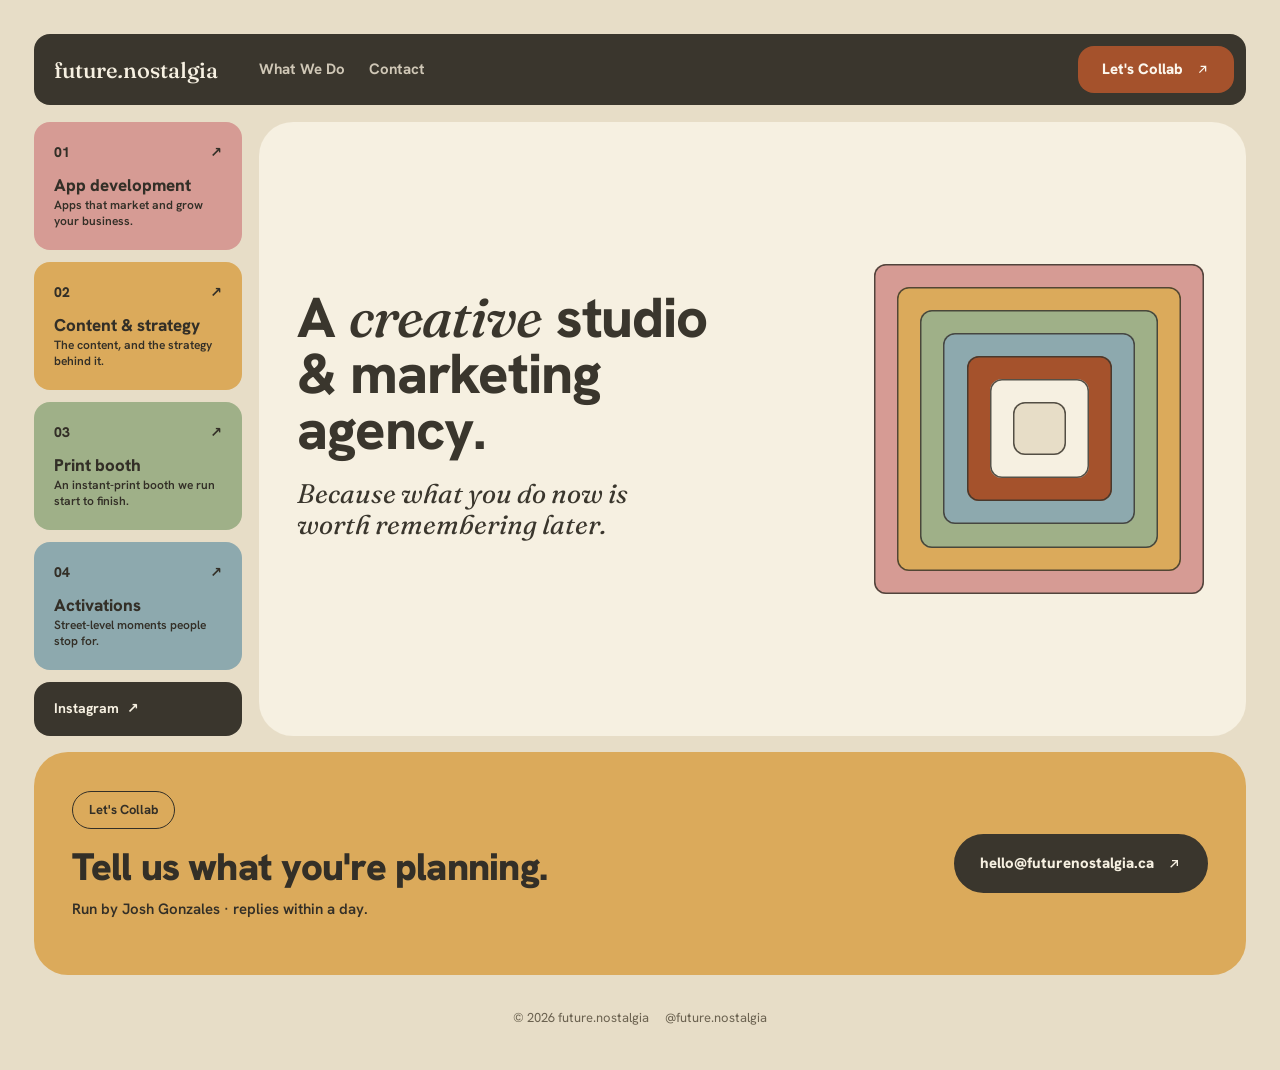
<file: index.html>
<!DOCTYPE html>
<html lang="en">
<head>
  <meta charset="UTF-8" />
  <meta name="viewport" content="width=device-width, initial-scale=1" />

  <title>future.nostalgia — Creative Studio &amp; Marketing Agency</title>
  <meta name="description" content="future.nostalgia is a creative studio and marketing agency — app development, content and strategy, an analog print booth, and guerrilla activations. Because what you do now is worth remembering later." />
  <link rel="canonical" href="https://futurenostalgia.ca/" />
  <meta name="theme-color" content="#E7DDC7" />

  <meta property="og:type" content="website" />
  <meta property="og:url" content="https://futurenostalgia.ca/" />
  <meta property="og:title" content="future.nostalgia — Creative Studio &amp; Marketing Agency" />
  <meta property="og:description" content="App development, content and strategy, an analog print booth, and guerrilla activations. Because what you do now is worth remembering later." />
  <meta property="og:image" content="https://futurenostalgia.ca/assets/brand/og.png" />
  <meta property="og:image:width" content="1200" />
  <meta property="og:image:height" content="630" />
  <meta name="twitter:card" content="summary_large_image" />
  <meta name="twitter:title" content="future.nostalgia — Creative Studio &amp; Marketing Agency" />
  <meta name="twitter:description" content="A creative studio and marketing agency. Because what you do now is worth remembering later." />
  <meta name="twitter:image" content="https://futurenostalgia.ca/assets/brand/og.png" />

  <script type="application/ld+json">
  {
    "@context": "https://schema.org",
    "@type": "Organization",
    "name": "future.nostalgia",
    "url": "https://futurenostalgia.ca/",
    "description": "A creative studio and marketing agency — app development, content and strategy, an analog print booth, and guerrilla activations.",
    "founder": { "@type": "Person", "name": "Josh Gonzales" },
    "makesOffer": [
      { "@type": "Offer", "itemOffered": { "@type": "Service", "name": "App development" } },
      { "@type": "Offer", "itemOffered": { "@type": "Service", "name": "Content & strategy" } },
      { "@type": "Offer", "itemOffered": { "@type": "Service", "name": "Analog print booth" } },
      { "@type": "Offer", "itemOffered": { "@type": "Service", "name": "Guerrilla activations" } }
    ]
  }
  </script>

  <link rel="icon" type="image/png" sizes="512x512" href="/assets/brand/icon-512.png" />
  <link rel="apple-touch-icon" sizes="180x180" href="/assets/brand/icon-180.png" />

  <link rel="preconnect" href="https://fonts.googleapis.com" />
  <link rel="preconnect" href="https://fonts.gstatic.com" crossorigin />
  <link href="https://fonts.googleapis.com/css2?family=Fraunces:ital,opsz,wght@0,9..144,400..600;1,9..144,400..500&family=Hanken+Grotesk:wght@400;500;600;700;800;900&display=swap" rel="stylesheet" />

  <link rel="stylesheet" href="/styles.css" />
</head>

<body>
  <a class="skip-link" href="#contact">Skip to contact</a>

  <div class="frame">

    <!-- ───────────────────────── TOP ───────────────────────── -->
    <header class="top">
      <a class="logo" href="/" aria-label="future.nostalgia home"><span class="logo__mark">future<em>.</em>nostalgia</span></a>
      <div class="top__main">
        <nav class="topnav" aria-label="Primary">
          <a href="#work">What We Do</a>
          <a href="#contact">Contact</a>
        </nav>
        <span class="top__spacer" aria-hidden="true"></span>
        <a class="top__cta" href="#contact">Let's Collab <svg viewBox="0 0 24 24" aria-hidden="true"><path d="M7 17L17 7M9 7h8v8"/></svg></a>
      </div>
    </header>

    <!-- ───────────────────────── MAIN ───────────────────────── -->
    <main class="main" id="work">
      <nav class="rail" aria-label="What we do">
        <a class="nav nav--1" href="#work"><span class="nav__top">01 <span aria-hidden="true">↗</span></span><span class="nav__foot"><span class="nav__label">App development</span><span class="nav__desc">Apps that market and grow your business.</span></span></a>
        <a class="nav nav--2" href="#work"><span class="nav__top">02 <span aria-hidden="true">↗</span></span><span class="nav__foot"><span class="nav__label">Content &amp; strategy</span><span class="nav__desc">The content, and the strategy behind it.</span></span></a>
        <a class="nav nav--3" href="#work"><span class="nav__top">03 <span aria-hidden="true">↗</span></span><span class="nav__foot"><span class="nav__label">Print booth</span><span class="nav__desc">An instant-print booth we run start to finish.</span></span></a>
        <a class="nav nav--4" href="#work"><span class="nav__top">04 <span aria-hidden="true">↗</span></span><span class="nav__foot"><span class="nav__label">Activations</span><span class="nav__desc">Street-level moments people stop for.</span></span></a>
        <a class="social" href="https://instagram.com/future.nostalgia" target="_blank" rel="noopener">Instagram <span aria-hidden="true">↗</span></a>
      </nav>

      <section class="card reveal in" aria-label="Introduction">
        <div class="hero__copy">
          <h1>A <span class="fr">creative</span> studio &amp; marketing agency.</h1>
          <p class="lead--tag">Because what you do now is worth remembering later.</p>
        </div>
        <div class="frames" aria-hidden="true">
          <div style="inset:0%;background:var(--rose)"></div>
          <div style="inset:7%;background:var(--ochre)"></div>
          <div style="inset:14%;background:var(--sage)"></div>
          <div style="inset:21%;background:var(--cadet)"></div>
          <div style="inset:28%;background:var(--terra)"></div>
          <div style="inset:35%;background:var(--card)"></div>
          <div style="inset:42%;background:var(--field)"></div>
        </div>
      </section>
    </main>

    <!-- ───────────────────────── CONTACT ───────────────────────── -->
    <div class="strip">
      <section class="contact reveal" id="contact" aria-label="Start a project">
        <div class="contact__head">
          <span class="tag" style="border-color:var(--on-accent)">Let's Collab</span>
          <h2>Tell us what you're planning.</h2>
          <p class="contact__who">Run by Josh Gonzales · replies within a day.</p>
        </div>
        <a class="btn" href="mailto:hello@futurenostalgia.ca">hello@futurenostalgia.ca <svg viewBox="0 0 24 24" aria-hidden="true"><path d="M7 17L17 7M9 7h8v8"/></svg></a>
      </section>
    </div>

    <!-- ───────────────────────── FOOTER ───────────────────────── -->
    <footer class="foot">
      <span>© <span id="year">2026</span> future.nostalgia</span>
      <a href="https://instagram.com/future.nostalgia" target="_blank" rel="noopener">@future.nostalgia</a>
    </footer>

  </div>

  <script>
    document.documentElement.classList.add('js');
    var yr = document.getElementById('year'); if (yr) yr.textContent = new Date().getFullYear();
    var io = new IntersectionObserver(function (es) {
      es.forEach(function (e) { if (e.isIntersecting) { e.target.classList.add('in'); io.unobserve(e.target); } });
    }, { threshold: 0.15 });
    document.querySelectorAll('.reveal').forEach(function (el) { io.observe(el); });
  </script>
</body>
</html>
</file>
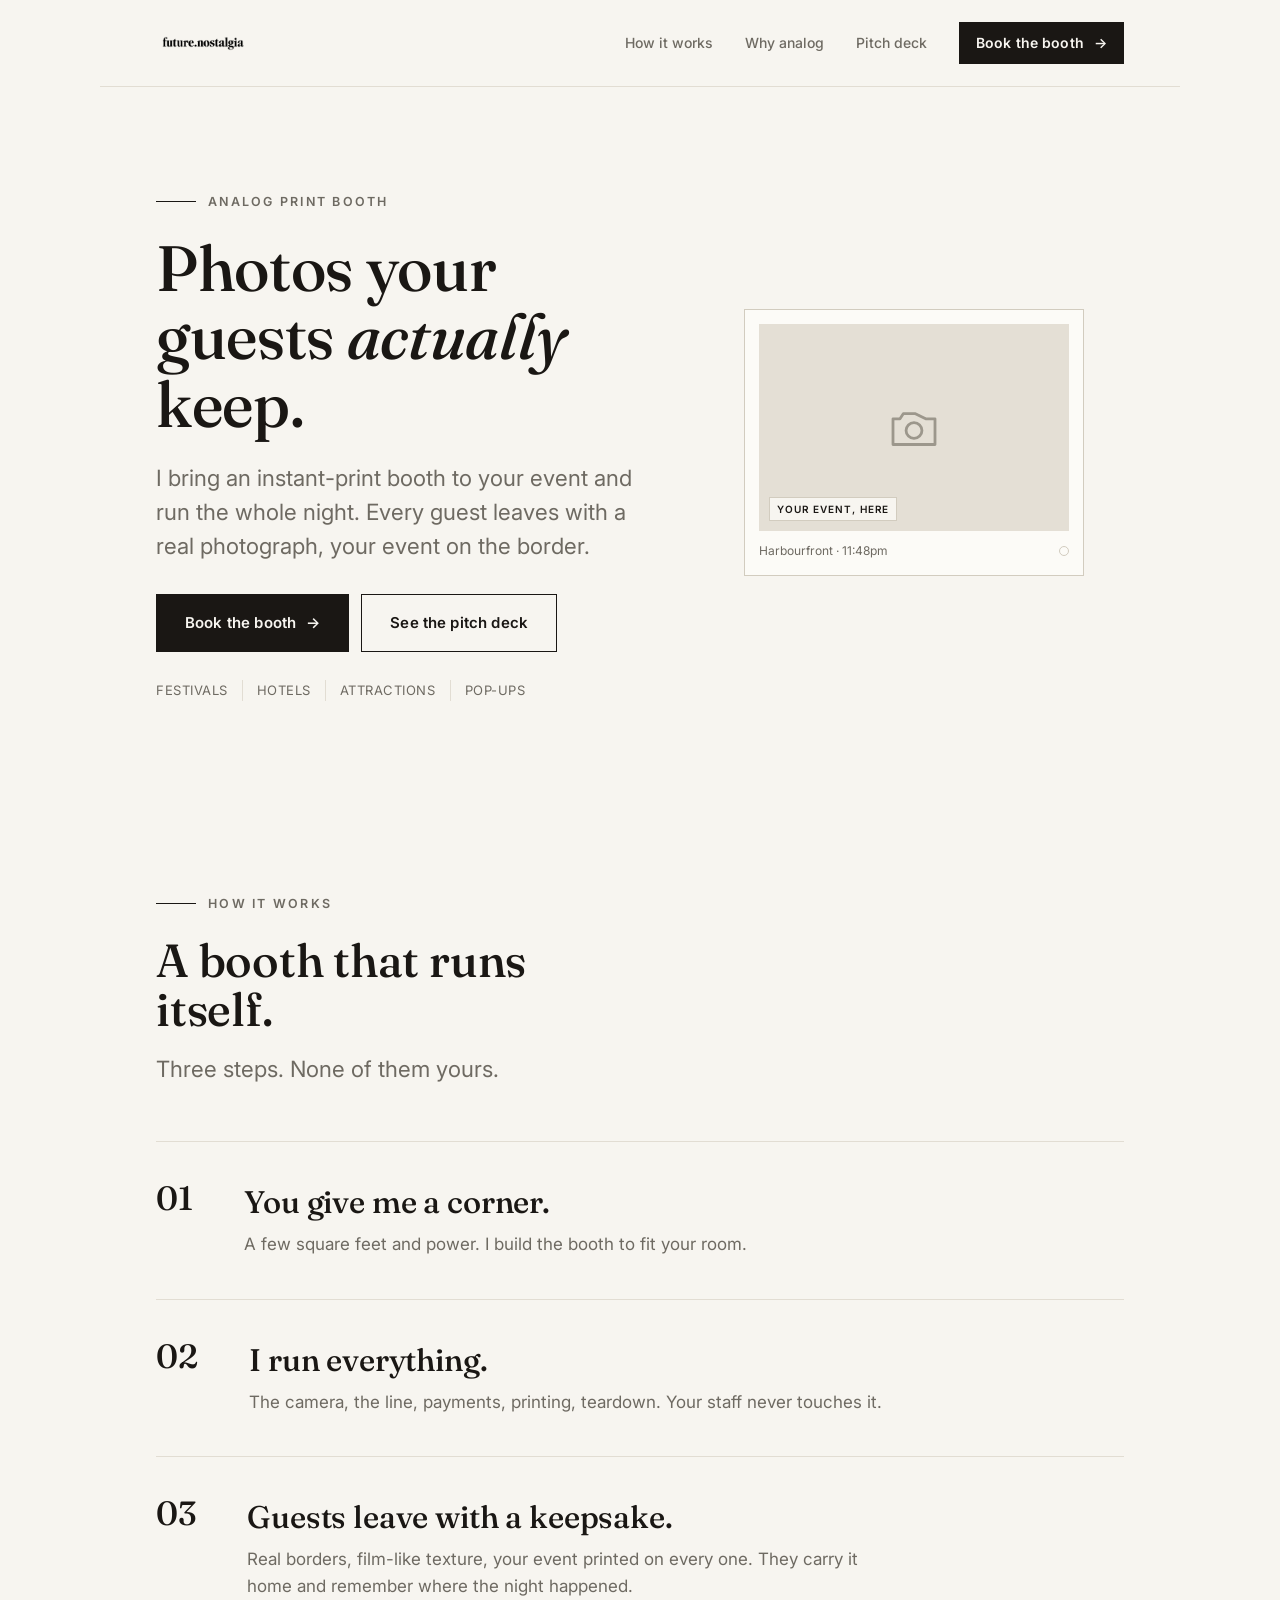
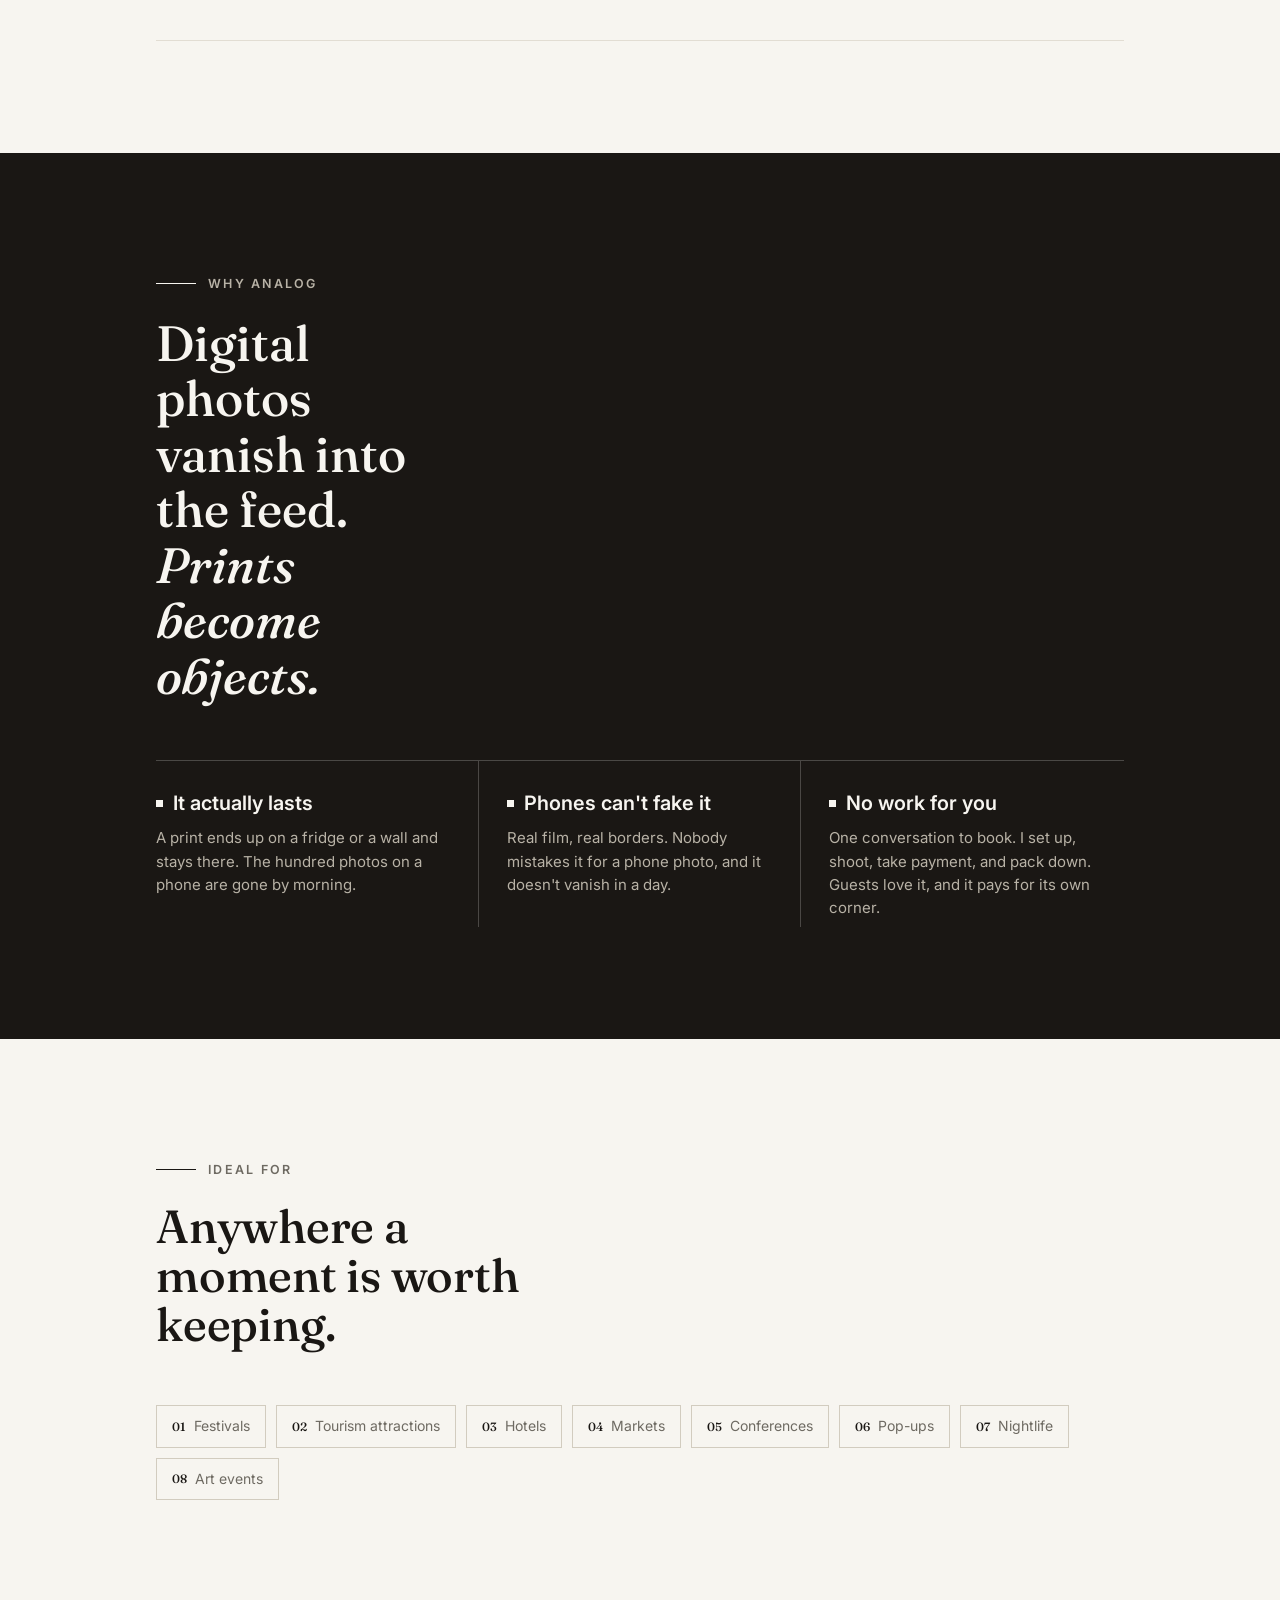
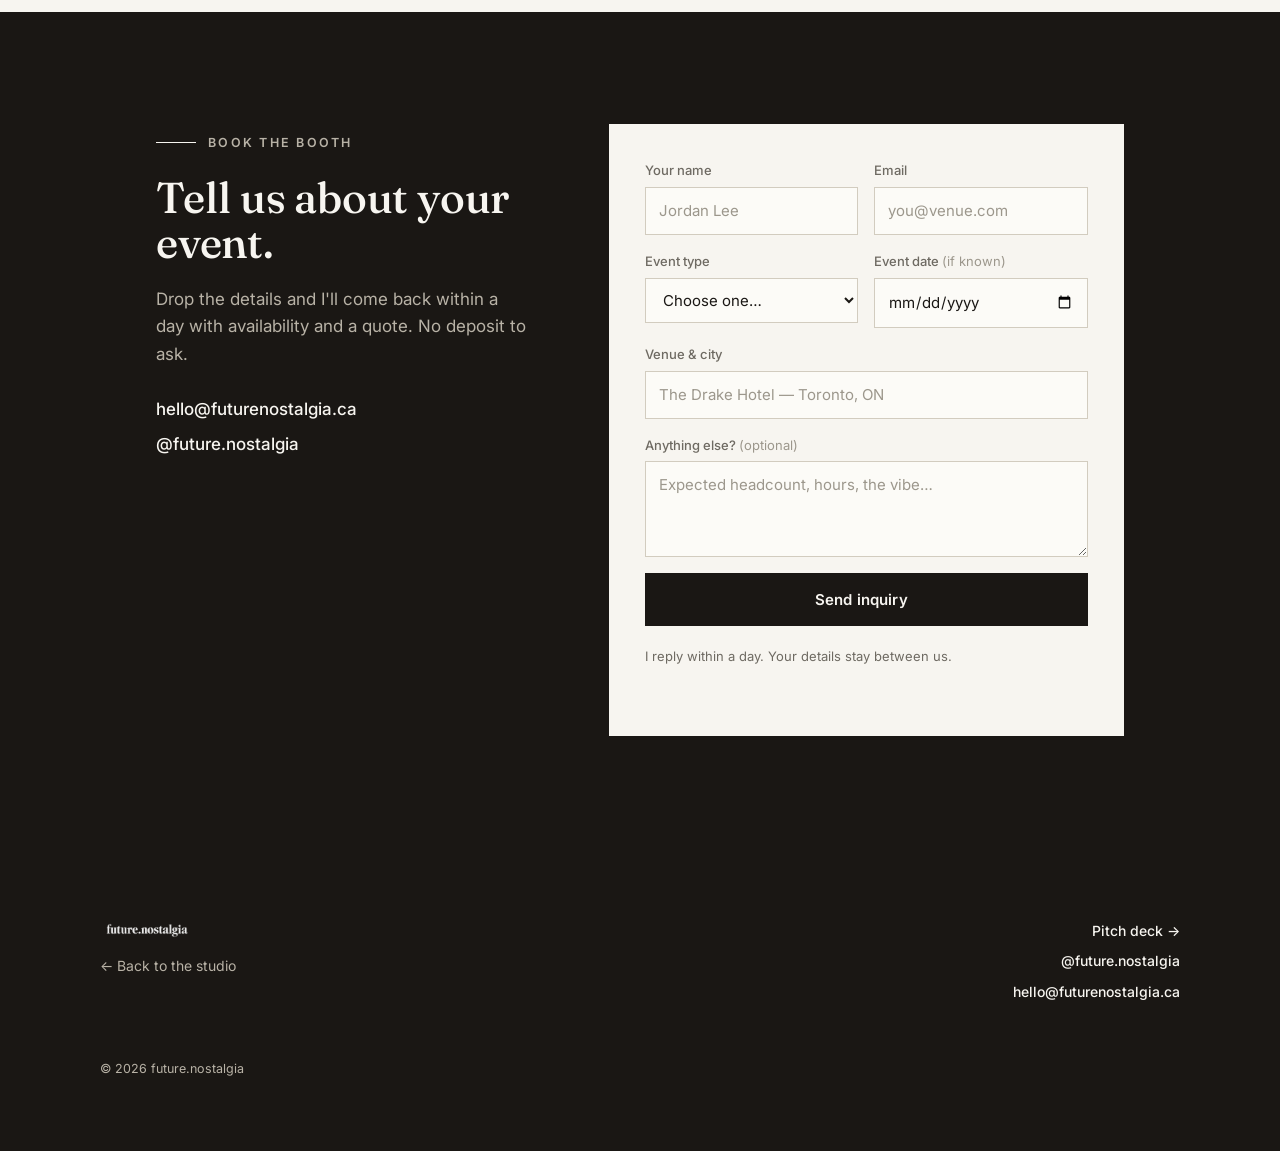
<file: booth/index.html>
<!DOCTYPE html>
<html lang="en">
<head>
  <meta charset="UTF-8" />
  <meta name="viewport" content="width=device-width, initial-scale=1" />

  <title>Analog Print Booth — future.nostalgia</title>
  <meta name="description" content="An instant analog print booth for festivals, hotels, attractions, and pop-ups. I run the whole booth; you give me the corner. Real keepsakes your guests actually keep — your event on every border." />
  <link rel="canonical" href="https://futurenostalgia.ca/booth/" />
  <meta name="theme-color" content="#F4F1EA" />

  <meta property="og:type" content="website" />
  <meta property="og:url" content="https://futurenostalgia.ca/booth/" />
  <meta property="og:title" content="Analog Print Booth — future.nostalgia" />
  <meta property="og:description" content="An instant analog print booth for events. I run the whole night; you give me the corner. Real keepsakes guests keep." />
  <meta property="og:image" content="https://futurenostalgia.ca/assets/brand/og.png" />
  <meta name="twitter:card" content="summary_large_image" />
  <meta name="twitter:title" content="Analog Print Booth — future.nostalgia" />
  <meta name="twitter:description" content="An instant analog print booth for events. I run the whole night; you give me the corner." />
  <meta name="twitter:image" content="https://futurenostalgia.ca/assets/brand/og.png" />

  <link rel="icon" type="image/png" sizes="512x512" href="/assets/brand/icon-512.png" />
  <link rel="apple-touch-icon" sizes="180x180" href="/assets/brand/icon-180.png" />

  <link rel="preconnect" href="https://fonts.googleapis.com" />
  <link rel="preconnect" href="https://fonts.gstatic.com" crossorigin />
  <link href="https://fonts.googleapis.com/css2?family=Fraunces:ital,opsz,wght@0,9..144,400..600;1,9..144,400..500&family=Inter:wght@400;500;600&display=swap" rel="stylesheet" />

  <link rel="stylesheet" href="/styles-legacy.css" />
</head>

<body>
  <a class="skip-link" href="#book">Skip to booking</a>

  <!-- ───────────────────────── NAV ───────────────────────── -->
  <header class="nav" aria-label="Primary">
    <a class="wordmark" href="/" aria-label="future.nostalgia home">
      <img src="/assets/brand/wordmark-black.png" alt="future.nostalgia" class="wordmark__img" width="1000" height="223" />
    </a>
    <nav class="nav__links">
      <a href="#how">How it works</a>
      <a href="#why">Why analog</a>
      <a href="/deck/">Pitch deck</a>
      <a class="btn btn--small" href="#book">Book the booth <span aria-hidden="true">→</span></a>
    </nav>
  </header>

  <main id="top">
    <!-- ───────────────────────── HERO ───────────────────────── -->
    <section class="hero" id="hero">
      <div class="hero__copy reveal">
        <p class="eyebrow">Analog print booth</p>
        <h1 class="hero__title">Photos your guests <em class="em">actually</em> keep.</h1>
        <p class="hero__sub lead">
          I bring an instant-print booth to your event and run the whole night. Every guest leaves
          with a real photograph, your event on the border.
        </p>
        <div class="hero__cta">
          <a class="btn btn--lg" href="#book">Book the booth <span aria-hidden="true">→</span></a>
          <a class="btn btn--ghost btn--lg" href="/deck/">See the pitch deck</a>
        </div>
        <p class="hero__meta">
          <span>Festivals</span><span>Hotels</span><span>Attractions</span><span>Pop-ups</span>
        </p>
      </div>
      <div class="hero__art reveal">
        <figure class="print" data-develop>
          <div class="print__photo"><span class="print__tag">Your event, here</span></div>
          <figcaption class="print__cap"><span>Harbourfront · 11:48pm</span><span class="print__reg" aria-hidden="true"></span></figcaption>
        </figure>
      </div>
    </section>

    <!-- ───────────────────── HOW IT WORKS ───────────────────── -->
    <section class="section" id="how">
      <header class="section__head reveal">
        <p class="eyebrow">How it works</p>
        <h2 class="section__title">A booth that runs itself.</h2>
        <p class="lead section__lead">Three steps. None of them yours.</p>
      </header>
      <div class="services__list">
        <article class="service service--plain reveal">
          <span class="service__num">01</span>
          <div class="service__body">
            <h3 class="service__name">You give me a corner.</h3>
            <p class="service__desc">A few square feet and power. I build the booth to fit your room.</p>
          </div>
        </article>
        <article class="service service--plain reveal">
          <span class="service__num">02</span>
          <div class="service__body">
            <h3 class="service__name">I run everything.</h3>
            <p class="service__desc">The camera, the line, payments, printing, teardown. Your staff never touches it.</p>
          </div>
        </article>
        <article class="service service--plain reveal">
          <span class="service__num service__num--ember">03</span>
          <div class="service__body">
            <h3 class="service__name">Guests leave with a keepsake.</h3>
            <p class="service__desc">Real borders, film-like texture, your event printed on every one. They carry it home and remember where the night happened.</p>
          </div>
        </article>
      </div>
    </section>

    <!-- ───────────────────── WHY ANALOG ───────────────────── -->
    <section class="approach" id="why">
      <div class="section">
        <p class="eyebrow eyebrow--invert reveal">Why analog</p>
        <blockquote class="pullquote reveal">
          <p>Digital photos vanish into the feed.<br /><span class="em">Prints become objects.</span></p>
        </blockquote>
        <div class="values">
          <article class="value reveal">
            <h3>It actually lasts</h3>
            <p>A print ends up on a fridge or a wall and stays there. The hundred photos on a phone are gone by morning.</p>
          </article>
          <article class="value value--ember reveal">
            <h3>Phones can't fake it</h3>
            <p>Real film, real borders. Nobody mistakes it for a phone photo, and it doesn't vanish in a day.</p>
          </article>
          <article class="value reveal">
            <h3>No work for you</h3>
            <p>One conversation to book. I set up, shoot, take payment, and pack down. Guests love it, and it pays for its own corner.</p>
          </article>
        </div>
      </div>
    </section>

    <!-- ───────────────────── IDEAL FOR ───────────────────── -->
    <section class="section" id="ideal">
      <header class="section__head reveal">
        <p class="eyebrow">Ideal for</p>
        <h2 class="section__title">Anywhere a moment is worth keeping.</h2>
      </header>
      <div class="chips reveal">
        <span class="chip"><span class="chip__ix">01</span>Festivals</span>
        <span class="chip"><span class="chip__ix">02</span>Tourism attractions</span>
        <span class="chip"><span class="chip__ix">03</span>Hotels</span>
        <span class="chip"><span class="chip__ix">04</span>Markets</span>
        <span class="chip"><span class="chip__ix">05</span>Conferences</span>
        <span class="chip"><span class="chip__ix">06</span>Pop-ups</span>
        <span class="chip"><span class="chip__ix">07</span>Nightlife</span>
        <span class="chip"><span class="chip__ix">08</span>Art events</span>
      </div>
    </section>

    <!-- ───────────────────── BOOK ───────────────────── -->
    <section class="book" id="book">
      <div class="section">
        <header class="book__head reveal">
          <p class="eyebrow eyebrow--invert">Book the booth</p>
          <h2 class="book__title">Tell us about your event.</h2>
          <p class="book__sub">Drop the details and I'll come back within a day with availability and a quote. No deposit to ask.</p>
          <div class="book__contact">
            <a href="mailto:hello@futurenostalgia.ca">hello@futurenostalgia.ca</a>
            <a href="https://instagram.com/future.nostalgia" target="_blank" rel="noopener">@future.nostalgia</a>
          </div>
        </header>

        <form class="form reveal" id="booking-form" action="https://api.web3forms.com/submit" method="POST" novalidate>
          <input type="hidden" name="access_key" value="e3af1bfc-3c26-448f-8f2b-f5be32c29202" />
          <input type="hidden" name="subject" value="New booth inquiry — future.nostalgia" />
          <input type="hidden" name="from_name" value="future.nostalgia booth page" />
          <input type="hidden" name="project_type" value="Analog print booth" />
          <input type="checkbox" name="botcheck" class="hp" tabindex="-1" autocomplete="off" aria-hidden="true" />

          <div class="form__row">
            <label class="field">
              <span class="field__label">Your name</span>
              <input type="text" name="name" required autocomplete="name" placeholder="Jordan Lee" />
            </label>
            <label class="field">
              <span class="field__label">Email</span>
              <input type="email" name="email" required autocomplete="email" placeholder="you@venue.com" />
            </label>
          </div>

          <div class="form__row">
            <label class="field">
              <span class="field__label">Event type</span>
              <select name="event_type" required>
                <option value="" disabled selected>Choose one…</option>
                <option>Festival</option>
                <option>Tourism / attraction</option>
                <option>Hotel</option>
                <option>Market</option>
                <option>Conference</option>
                <option>Pop-up</option>
                <option>Nightlife venue</option>
                <option>Art event</option>
                <option>Other</option>
              </select>
            </label>
            <label class="field">
              <span class="field__label">Event date <span class="field__opt">(if known)</span></span>
              <input type="date" name="event_date" />
            </label>
          </div>

          <label class="field">
            <span class="field__label">Venue &amp; city</span>
            <input type="text" name="venue" autocomplete="off" placeholder="The Drake Hotel — Toronto, ON" />
          </label>

          <label class="field">
            <span class="field__label">Anything else? <span class="field__opt">(optional)</span></span>
            <textarea name="message" rows="3" placeholder="Expected headcount, hours, the vibe…"></textarea>
          </label>

          <button class="btn btn--lg btn--block" type="submit" id="form-submit">
            <span class="btn__label">Send inquiry</span>
            <span class="btn__spinner" aria-hidden="true"></span>
          </button>
          <p class="form__note">I reply within a day. Your details stay between us.</p>
          <p class="form__status" id="form-status" role="status" aria-live="polite"></p>
        </form>

        <div class="book__success" id="book-success" hidden>
          <div class="book__success-mark" aria-hidden="true"></div>
          <h2>Developing…</h2>
          <p>Got it. Your inquiry is in, and I'll be in touch within a day. Keep an eye on your inbox (and the spam folder, just in case).</p>
        </div>
      </div>
    </section>
  </main>

  <!-- ───────────────────────── FOOTER ───────────────────────── -->
  <footer class="footer">
    <div class="footer__inner">
      <div class="footer__brand">
        <img src="/assets/brand/wordmark-cream.png" alt="future.nostalgia" class="footer__wordmark" width="1000" height="223" />
        <p><a class="backlink" href="/" style="color:inherit">← Back to the studio</a></p>
      </div>
      <div class="footer__contact">
        <a href="/deck/">Pitch deck →</a>
        <a href="https://instagram.com/future.nostalgia" target="_blank" rel="noopener">@future.nostalgia</a>
        <a href="mailto:hello@futurenostalgia.ca">hello@futurenostalgia.ca</a>
      </div>
      <p class="footer__legal">© <span id="year">2026</span> future.nostalgia</p>
    </div>
  </footer>

  <script src="/main.js" defer></script>
</body>
</html>
</file>
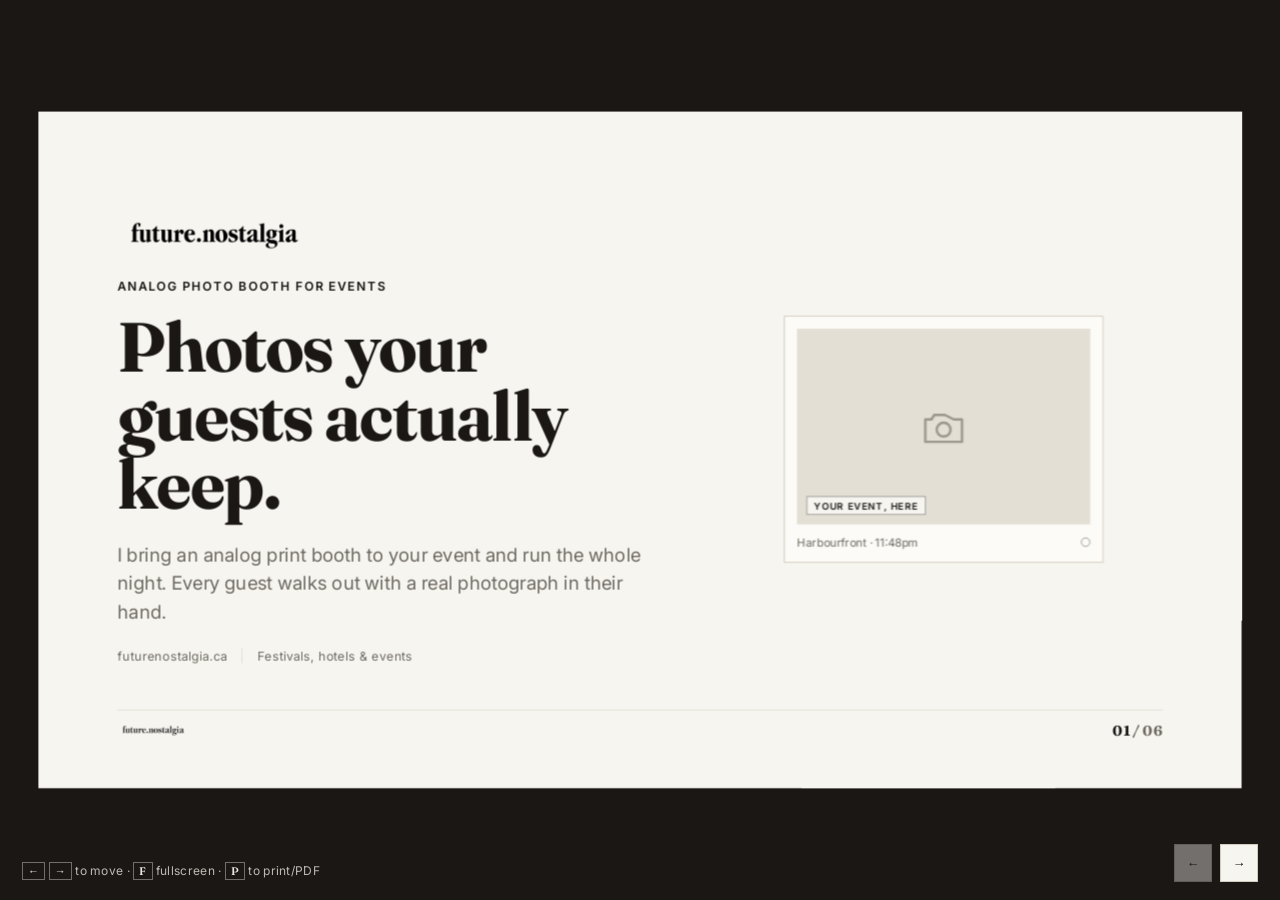
<file: deck/index.html>
<!DOCTYPE html>
<html lang="en">
<head>
  <meta charset="UTF-8" />
  <meta name="viewport" content="width=device-width, initial-scale=1, viewport-fit=cover" />

  <!-- SEO: the deck lives on the domain; it should represent when shared or crawled. -->
  <title>future.nostalgia — Analog Photo Booth for Events &amp; Festivals</title>
  <meta name="description" content="An analog instant-print booth for festivals, hotels, and events. Run start to finish — paid per print or covered by a sponsor — with your event on every photo your guests take home. Your staff never touches it." />
  <link rel="canonical" href="https://futurenostalgia.ca/deck/" />
  <meta name="keywords" content="analog photo booth, instant print booth, festival photo booth rental, event keepsake, Polaroid booth, Ontario event photo booth" />
  <meta name="theme-color" content="#F4F1EA" />

  <meta property="og:type" content="website" />
  <meta property="og:url" content="https://futurenostalgia.ca/deck/" />
  <meta property="og:title" content="future.nostalgia — Analog Photo Booth for Events" />
  <meta property="og:description" content="Run start to finish, paid per print or by a sponsor, with your event on every photo your guests take home." />
  <meta property="og:image" content="https://futurenostalgia.ca/assets/brand/og.png" />
  <meta name="twitter:card" content="summary_large_image" />
  <meta name="twitter:title" content="future.nostalgia — Analog Photo Booth for Events" />
  <meta name="twitter:description" content="An analog instant-print booth that runs itself and sends your event home with every guest." />
  <meta name="twitter:image" content="https://futurenostalgia.ca/assets/brand/og.png" />

  <link rel="icon" type="image/png" sizes="512x512" href="/assets/brand/icon-512.png" />
  <link rel="preconnect" href="https://fonts.googleapis.com" />
  <link rel="preconnect" href="https://fonts.gstatic.com" crossorigin />
  <link href="https://fonts.googleapis.com/css2?family=Fraunces:ital,opsz,wght@0,9..144,400..700;1,9..144,400..600&family=Inter:wght@400;500;600;700&display=swap" rel="stylesheet" />

  <script type="application/ld+json">
  {
    "@context": "https://schema.org",
    "@type": "Service",
    "name": "future.nostalgia — Analog Photo Booth",
    "serviceType": "Analog instant-print photo booth for events",
    "url": "https://futurenostalgia.ca/deck/",
    "areaServed": "CA",
    "description": "An analog instant-print booth for festivals, hotels, tourism spots, and events. Run start to finish; paid per print by guests or underwritten by a sponsor; the venue's staff never operates it; every print carries the venue's name.",
    "provider": { "@type": "Person", "name": "Josh Gonzales" }
  }
  </script>

  <style>
  /* ════════════════════════════════════════════════════════════════════════════
     future.nostalgia — Venue Deck (6 slides, photo + diagram forward)
     Functionalist-Nostalgia register (Dieter Rams), ported from developer/elora:
       oatmeal paper · ONE Gorge-Teal accent · 1px hairlines · 0 radius · 0 elevation
       Jost (display + numerals only) + Inter (text). Serif wordmark = the brand logo.
       Coral ember = one spark per slide, no more. Colors = shipped Elora light Palette.
     ════════════════════════════════════════════════════════════════════════════ */

  :root {
    --canvas:#F7F5F0; --paper-card:#FCFBF7;
    --ink:#1A1714; --ink-muted:#6E6A62; --ink-faint:#9C978C;
    --hairline:#E2DDD3; --hairline-strong:#D2CCBF;
    --accent:#1A1714; --on-accent:#F7F5F0;
    --accent-wash:rgba(26,23,20,0.05); --accent-band:rgba(26,23,20,0.08); --accent-border-soft:rgba(26,23,20,0.40);
    --photo-placeholder:#E4DFD5; --ember:#1A1714;

    --font-display:'Fraunces',Georgia,serif;
    --font-text:'Inter',system-ui,sans-serif;

    --s-micro:4px; --s-xs:8px; --s-gap:10px; --s-sm:12px; --s-md:16px;
    --s-section:18px; --s-lg:24px; --s-xl:32px; --s-xxl:40px; --s-huge:64px;
    --border:1px; --border-active:2px;
    --dur:120ms; --ease:cubic-bezier(0.22,1,0.36,1);
  }

  * { box-sizing:border-box; }
  html,body { margin:0; padding:0; height:100%; }
  body { background:var(--ink); color:var(--ink); font-family:var(--font-text); -webkit-font-smoothing:antialiased; text-rendering:optimizeLegibility; overflow:hidden; }

  .stage-wrap { position:fixed; inset:0; display:grid; place-items:center; }
  .stage { position:relative; width:1280px; height:720px; background:var(--canvas); overflow:hidden; transform-origin:center center; }

  .slide { position:absolute; inset:0; display:flex; flex-direction:column; padding:60px 84px 52px; opacity:0; visibility:hidden; pointer-events:none; }
  .slide.is-active { opacity:1; visibility:visible; pointer-events:auto; }
  .slide__body { flex:1; display:flex; flex-direction:column; justify-content:center; min-height:0; }

  /* Brand wordmark (the real serif logo). multiply drops any white box onto the oatmeal. */
  .wordmark { display:block; mix-blend-mode:multiply; }
  .wordmark--cover { height:46px; width:auto; margin-bottom:22px; }
  .wordmark--foot { height:17px; width:auto; opacity:0.78; }

  .kicker { display:flex; flex-direction:column; gap:12px; margin-bottom:var(--s-lg); }
  .rule { width:44px; height:var(--border-active); background:var(--accent); }
  .eyebrow { font-size:13px; font-weight:600; letter-spacing:1.6px; text-transform:uppercase; color:var(--accent); }

  .slide__foot { display:flex; align-items:center; justify-content:space-between; padding-top:var(--s-sm); border-top:var(--border) solid var(--hairline); }
  .foot__num { font-family:var(--font-display); font-weight:700; font-size:15px; color:var(--ink-muted); font-variant-numeric:tabular-nums; }
  .foot__num b { color:var(--accent); }

  /* Type — Jost for display only; Inter for text. */
  .t-display { font-family:var(--font-display); font-weight:700; font-size:74px; line-height:0.98; letter-spacing:-1.4px; color:var(--ink); margin:0; max-width:14ch; }
  .t-title { font-family:var(--font-display); font-weight:700; font-size:46px; line-height:1.05; letter-spacing:-0.7px; color:var(--ink); margin:0; max-width:20ch; }
  .t-statement { font-family:var(--font-display); font-weight:600; font-size:58px; line-height:1.06; letter-spacing:-0.8px; color:var(--ink); margin:0; max-width:15ch; }
  .lead { font-size:20px; line-height:1.5; color:var(--ink-muted); margin:0; max-width:46ch; }
  .body { font-size:18px; line-height:1.55; color:var(--ink-muted); margin:0; max-width:42ch; }
  .small { font-size:14px; line-height:1.45; color:var(--ink-muted); margin:0; }
  .ink { color:var(--ink); } .em { font-style:italic; } .teal { color:var(--accent); }

  /* Two-column split used by cover / idea / context. */
  .split { display:grid; grid-template-columns:1.25fr 1fr; gap:var(--s-huge); align-items:center; flex:1; }
  .split--photoLeft { grid-template-columns:1fr 1.25fr; }
  .cover__meta { display:flex; gap:var(--s-md); flex-wrap:wrap; margin-top:var(--s-lg); }
  .cover__meta span { font-size:13px; letter-spacing:0.3px; color:var(--ink-muted); }
  .cover__meta span + span { padding-left:var(--s-md); border-left:var(--border) solid var(--hairline); }

  /* ── Featured photo zone (intentional swap-slot, not an unfinished gap) ───────── */
  .photo { position:relative; width:100%; background:var(--photo-placeholder); border:var(--border) solid var(--hairline-strong);
    display:flex; align-items:center; justify-content:center; }
  .photo--wide { aspect-ratio:4/3; }
  .photo__slot { text-align:center; }
  .photo__slot .lab { display:block; font-family:var(--font-text); font-size:11px; font-weight:600; letter-spacing:1.4px; text-transform:uppercase; color:var(--ink-faint); }
  .photo__slot .sub { display:block; font-size:11px; color:var(--ink-faint); margin-top:4px; }
  .photo__tick { position:absolute; top:10px; left:10px; width:14px; height:14px; border-top:2px solid var(--accent); border-left:2px solid var(--accent); }
  .photo__cap { position:absolute; left:0; right:0; bottom:-26px; font-size:12px; color:var(--ink-muted); }

  /* Instant-print frame (Polaroid mat, zero elevation) — cover hero + contact sheet. */
  .print { background:var(--paper-card); border:var(--border) solid var(--hairline-strong); padding:13px 13px 40px; position:relative; }
  .print--hero { width:340px; }
  .print__photo { aspect-ratio:3/2; width:100%;
    /* Intentional placeholder: faint analog-camera mark, not an empty box.
       SWAP: real booth shot → background:url('/assets/booth/xxx.jpg') center/cover; */
    background:var(--photo-placeholder) url("data:image/svg+xml,%3Csvg xmlns='http://www.w3.org/2000/svg' width='60' height='60' viewBox='0 0 24 24' fill='none' stroke='%239C978C' stroke-width='1.2' stroke-linecap='round' stroke-linejoin='round'%3E%3Cpath d='M3 8.5h3l1.4-2.2h5.2L17 8.5h4v11H3z'/%3E%3Ccircle cx='12' cy='13.5' r='3.4'/%3E%3C/svg%3E") center/52px no-repeat;
    display:flex; align-items:flex-end; padding:10px; }
  .print__tag { font-size:10px; font-weight:600; letter-spacing:0.8px; text-transform:uppercase; color:var(--accent); background:var(--canvas); padding:3px 7px; border:var(--border) solid var(--accent-border-soft); }
  .print__cap { position:absolute; left:13px; right:13px; bottom:13px; display:flex; align-items:center; justify-content:space-between; }
  .print__cap span { font-size:12px; color:var(--ink-muted); }
  .print__reg { width:10px; height:10px; border:1.5px solid var(--accent-border-soft); border-radius:999px; }

  /* Contact-sheet grid (slide 5 photo feature) */
  .contact { display:grid; grid-template-columns:repeat(4,1fr); gap:var(--s-md); margin-top:var(--s-lg); }
  .contact .print { padding:9px 9px 30px; }
  .contact .print__cap { left:9px; right:9px; bottom:9px; }
  .contact .print__cap span { font-size:10.5px; }

  /* ── Process diagram (slide 3) — Functionalist line-art, no photo needed ──────── */
  .diagram { width:100%; margin-top:var(--s-lg); }
  .dg-box { fill:none; stroke:var(--hairline-strong); stroke-width:1.5; }
  .dg-ink { fill:none; stroke:var(--accent); stroke-width:2.5; stroke-linecap:round; stroke-linejoin:round; }
  .dg-ember { fill:none; stroke:var(--ember); stroke-width:2.5; stroke-linecap:round; stroke-linejoin:round; }
  .dg-conn { fill:none; stroke:var(--ink-faint); stroke-width:1.5; }
  .dg-head { fill:var(--ink-faint); }
  .dg-lab { font-family:var(--font-text); font-size:13px; font-weight:600; letter-spacing:1.3px; text-transform:uppercase; fill:var(--ink); }
  .dg-sub { font-family:var(--font-text); font-size:12.5px; fill:var(--ink-muted); }

  /* Plain claim rows (slide 4) — no cards, hairline-divided */
  /* Slide 4 — what the booth costs the venue (nothing) and the two ways it's covered.
     One calm idea: a confident answer + two evenly-weighted panels split by one hairline.
     The recurring accent-rule motif carries the lone ember (the sponsored panel). */
  .cost-lead { font-size:19px; line-height:1.5; color:var(--ink-muted); margin:24px 0 0; max-width:46ch; }
  .models { display:grid; grid-template-columns:1fr 1fr; margin-top:48px; }
  .model { padding-right:56px; }
  .model + .model { padding-left:56px; border-left:var(--border) solid var(--hairline); }
  .model__rule { width:36px; height:var(--border-active); background:var(--accent); margin-bottom:18px; }
  .model--sponsored .model__rule { background:var(--ember); }
  .model__name { font-weight:600; font-size:25px; letter-spacing:-0.3px; color:var(--ink); margin:0 0 10px; }
  .model p { font-size:16px; line-height:1.55; color:var(--ink-muted); margin:0; max-width:33ch; }
  .model__note { font-size:14px; color:var(--ink-muted); margin-top:40px; }

  /* CTA + end context */
  .cta__contacts { display:flex; margin-top:var(--s-lg); }
  .cta__contacts a { font-weight:500; font-size:16px; color:var(--ink); text-decoration:none; padding:0 var(--s-lg); border-left:var(--border) solid var(--hairline); }
  .cta__contacts a:first-child { padding-left:0; border-left:0; }
  .cta__contacts a:hover { color:var(--accent); }
  .arrow { color:var(--ember); font-weight:700; }
  .context { display:flex; align-items:center; gap:var(--s-lg); margin-top:var(--s-xl); padding-top:var(--s-lg); border-top:var(--border) solid var(--hairline); }
  .context img { width:104px; height:auto; transform:rotate(-3deg); flex-shrink:0; }
  .context p { font-size:14px; line-height:1.55; color:var(--ink-muted); margin:0; max-width:62ch; }
  .context p b { color:var(--ink); font-weight:600; }

  /* Reveal */
  .slide.is-active .reveal { animation:rise 460ms var(--ease) backwards; animation-delay:calc(var(--i,0)*70ms); }
  @keyframes rise { from { opacity:0; transform:translateY(14px); } to { opacity:1; transform:translateY(0); } }

  .progress { position:fixed; top:0; left:0; height:3px; background:var(--accent); z-index:30; transition:width var(--dur) var(--ease); }
  .nav { position:fixed; bottom:18px; right:22px; display:flex; gap:var(--s-xs); z-index:30; }
  .nav button { font-weight:600; font-size:13px; width:38px; height:38px; cursor:pointer; background:var(--canvas); color:var(--ink); border:var(--border) solid var(--hairline-strong); border-radius:0; display:inline-flex; align-items:center; justify-content:center; transition:border-color var(--dur) var(--ease), color var(--dur) var(--ease); }
  .nav button:hover { border-color:var(--accent); color:var(--accent); }
  .nav button:disabled { opacity:0.4; cursor:not-allowed; }
  /* Visible keyboard focus (WCAG 2.4.7) — the elora accent ring. */
  :where(a, button):focus-visible { outline:var(--border-active) solid var(--accent); outline-offset:3px; }
  .hint { position:fixed; bottom:22px; left:22px; z-index:30; font-size:12px; color:rgba(244,241,234,0.75); letter-spacing:0.3px; }
  .hint kbd { font-family:var(--font-display); font-weight:600; color:rgba(244,241,234,0.95); border:1px solid rgba(244,241,234,0.4); border-radius:0; padding:1px 5px; font-size:11px; }

  @media (prefers-reduced-motion:reduce) { .slide.is-active .reveal { animation:none; } .progress { transition:none; } }

  @media print {
    @page { size:1280px 720px; margin:0; }
    body { background:#fff; overflow:visible; }
    .stage-wrap { position:static; display:block; }
    .stage { transform:none !important; width:1280px; height:720px; }
    .slide { position:relative; opacity:1 !important; visibility:visible !important; page-break-after:always; break-after:page; }
    .reveal { animation:none !important; opacity:1 !important; transform:none !important; }
    .progress,.nav,.hint { display:none !important; }
  }
  </style>
</head>
<body>
  <div class="progress" id="progress" style="width:0%"></div>

  <div class="stage-wrap">
    <div class="stage" id="stage">

      <!-- ─────────────── 01 · COVER ─────────────── -->
      <section class="slide is-active" aria-label="Cover">
        <div class="slide__body split">
          <div>
            <img class="wordmark wordmark--cover reveal" style="--i:0" src="/assets/brand/wordmark-black.png" alt="future.nostalgia" width="1000" height="223" />
            <span class="eyebrow reveal" style="--i:0; display:block; margin-bottom:22px">Analog photo booth for events</span>
            <h1 class="t-display reveal" style="--i:1">Photos your guests actually keep.</h1>
            <p class="lead reveal" style="--i:2; margin-top:24px">I bring an analog print booth to your event and run the whole night. Every guest walks out with a real photograph in their hand.</p>
            <div class="cover__meta reveal" style="--i:3">
              <span>futurenostalgia.ca</span>
              <span>Festivals, hotels &amp; events</span>
            </div>
          </div>
          <div class="reveal" style="--i:3; justify-self:center">
            <figure class="print print--hero">
              <div class="print__photo"><span class="print__tag">Your event, here</span></div>
              <figcaption class="print__cap"><span>Harbourfront · 11:48pm</span><span class="print__reg" aria-hidden="true"></span></figcaption>
            </figure>
          </div>
        </div>
        <footer class="slide__foot">
          <img class="wordmark wordmark--foot" src="/assets/brand/wordmark-black.png" alt="future.nostalgia" width="1000" height="223" />
          <span class="foot__num"><b>01</b> / 06</span>
        </footer>
      </section>

      <!-- ─────────────── 02 · WHY PRINTS (the idea) ─────────────── -->
      <section class="slide" aria-label="Why prints">
        <div class="slide__body split split--photoLeft">
          <div class="reveal" style="--i:2">
            <div class="photo photo--wide">
              <span class="photo__tick" aria-hidden="true"></span>
              <span class="photo__slot"><span class="lab">Add a photo</span><span class="sub">a guest holding their print</span></span>
            </div>
          </div>
          <div>
            <div class="kicker reveal" style="--i:0">
              <span class="rule"></span>
              <span class="eyebrow">Why prints</span>
            </div>
            <h2 class="t-statement reveal" style="--i:1">We don't remember files. We remember <span class="em">objects.</span></h2>
            <p class="body reveal" style="--i:2; margin-top:24px">Your guests will shoot a hundred photos tonight and never open them again. The one they can hold, they keep for years. A print is a memory with a body.</p>
          </div>
        </div>
        <footer class="slide__foot">
          <img class="wordmark wordmark--foot" src="/assets/brand/wordmark-black.png" alt="future.nostalgia" width="1000" height="223" />
          <span class="foot__num"><b>02</b> / 06</span>
        </footer>
      </section>

      <!-- ─────────────── 03 · HOW IT WORKS (diagram) ─────────────── -->
      <section class="slide" aria-label="How it works">
        <div class="slide__body">
          <div class="kicker reveal" style="--i:0">
            <span class="rule"></span>
            <span class="eyebrow">How it works</span>
          </div>
          <h2 class="t-title reveal" style="--i:1">I run the whole booth.</h2>

          <svg class="diagram reveal" style="--i:2" viewBox="0 0 1112 198" role="img" aria-label="You give a corner; I shoot the photo; it prints on the spot; the guest keeps it.">
            <defs>
              <marker id="ah" markerWidth="9" markerHeight="9" refX="6" refY="3" orient="auto"><path d="M0,0 L6,3 L0,6 Z" class="dg-head"/></marker>
            </defs>
            <!-- node 1 · your corner -->
            <rect x="8" y="20" width="104" height="104" class="dg-box"/>
            <path d="M40,52 L40,92 L80,92" class="dg-ink"/>
            <text x="8" y="160" class="dg-lab">Your corner</text>
            <text x="8" y="182" class="dg-sub">a few sq. ft. + power</text>
            <!-- conn -->
            <line x1="128" y1="72" x2="252" y2="72" class="dg-conn" marker-end="url(#ah)"/>
            <!-- node 2 · I shoot -->
            <rect x="268" y="20" width="104" height="104" class="dg-box"/>
            <rect x="296" y="58" width="48" height="34" class="dg-ink"/>
            <circle cx="320" cy="75" r="9" class="dg-ink"/>
            <path d="M305,58 L309,50 L331,50 L335,58" class="dg-ink"/>
            <text x="268" y="160" class="dg-lab">I shoot it</text>
            <text x="268" y="182" class="dg-sub">camera + lighting, all mine</text>
            <!-- conn -->
            <line x1="388" y1="72" x2="512" y2="72" class="dg-conn" marker-end="url(#ah)"/>
            <!-- node 3 · prints on the spot -->
            <rect x="528" y="20" width="104" height="104" class="dg-box"/>
            <rect x="556" y="74" width="48" height="30" class="dg-ink"/>
            <line x1="556" y1="64" x2="604" y2="64" class="dg-ink"/>
            <rect x="566" y="40" width="28" height="22" class="dg-ink"/>
            <text x="528" y="160" class="dg-lab">Prints on the spot</text>
            <text x="528" y="182" class="dg-sub">real film, about a minute</text>
            <!-- conn -->
            <line x1="648" y1="72" x2="772" y2="72" class="dg-conn" marker-end="url(#ah)"/>
            <!-- node 4 · they keep it (ember) -->
            <rect x="788" y="20" width="104" height="104" class="dg-box"/>
            <g transform="rotate(-8 840 72)">
              <rect x="816" y="44" width="48" height="56" class="dg-ember"/>
              <line x1="816" y1="86" x2="864" y2="86" class="dg-ember"/>
            </g>
            <text x="788" y="160" class="dg-lab">They keep it</text>
            <text x="788" y="182" class="dg-sub">your event on the border</text>
            <!-- closing note -->
            <text x="940" y="68" class="dg-sub" style="font-size:13px">Your staff</text>
            <text x="940" y="86" class="dg-sub" style="font-size:13px">never touches</text>
            <text x="940" y="104" class="dg-sub" style="font-size:13px">any of it.</text>
          </svg>

          <p class="body reveal" style="--i:3; margin-top:24px; max-width:60ch">You give me a corner with power. I bring everything else and pack it all down at the end.</p>
        </div>
        <footer class="slide__foot">
          <img class="wordmark wordmark--foot" src="/assets/brand/wordmark-black.png" alt="future.nostalgia" width="1000" height="223" />
          <span class="foot__num"><b>03</b> / 06</span>
        </footer>
      </section>

      <!-- ─────────────── 04 · WHY VENUES SAY YES ─────────────── -->
      <section class="slide" aria-label="What it costs you">
        <div class="slide__body">
          <div class="kicker reveal" style="--i:0">
            <span class="rule"></span>
            <span class="eyebrow">What it costs you</span>
          </div>
          <h2 class="t-display reveal" style="--i:1; font-size:92px">Nothing.</h2>
          <p class="cost-lead reveal" style="--i:2">Your guests or a sponsor cover the prints. There are two ways to run it.</p>
          <div class="models">
            <div class="model reveal" style="--i:3">
              <div class="model__rule"></div>
              <h3 class="model__name">Per print</h3>
              <p>Guests pay for their own prints on the spot, the way they'd buy anything else at your event.</p>
            </div>
            <div class="model model--sponsored reveal" style="--i:4">
              <div class="model__rule"></div>
              <h3 class="model__name">Sponsored</h3>
              <p>A sponsor covers a set number, so guests take them home free, with the sponsor's name on every print.</p>
            </div>
          </div>
          <p class="model__note reveal" style="--i:5">I'll help you pick the one that fits your event.</p>
        </div>
        <footer class="slide__foot">
          <img class="wordmark wordmark--foot" src="/assets/brand/wordmark-black.png" alt="future.nostalgia" width="1000" height="223" />
          <span class="foot__num"><b>04</b> / 06</span>
        </footer>
      </section>

      <!-- ─────────────── 05 · WHAT THEY TAKE HOME (photo feature) ─────────────── -->
      <section class="slide" aria-label="What they take home">
        <div class="slide__body">
          <div class="kicker reveal" style="--i:0">
            <span class="rule"></span>
            <span class="eyebrow">What they take home</span>
          </div>
          <h2 class="t-title reveal" style="--i:1">A real print. Your event on the border.</h2>
          <div class="contact">
            <figure class="print reveal" style="--i:2">
              <div class="print__photo"><span class="print__tag">Your event</span></div>
              <figcaption class="print__cap"><span>Front row · 9:42pm</span><span class="print__reg" aria-hidden="true"></span></figcaption>
            </figure>
            <figure class="print reveal" style="--i:3">
              <div class="print__photo"></div>
              <figcaption class="print__cap"><span>The line, all night</span></figcaption>
            </figure>
            <figure class="print reveal" style="--i:4">
              <div class="print__photo"></div>
              <figcaption class="print__cap"><span>Two strangers, now friends</span></figcaption>
            </figure>
            <figure class="print reveal" style="--i:5">
              <div class="print__photo"><span class="print__tag">Your event</span></div>
              <figcaption class="print__cap"><span>Last dance · 1:10am</span><span class="print__reg" aria-hidden="true"></span></figcaption>
            </figure>
          </div>
          <p class="small reveal" style="--i:6; margin-top:32px">Swap these for shots from your room, your crowd, your night.</p>
        </div>
        <footer class="slide__foot">
          <img class="wordmark wordmark--foot" src="/assets/brand/wordmark-black.png" alt="future.nostalgia" width="1000" height="223" />
          <span class="foot__num"><b>05</b> / 06</span>
        </footer>
      </section>

      <!-- ─────────────── 06 · LET'S TALK + context at the end ─────────────── -->
      <section class="slide" aria-label="Let's talk">
        <div class="slide__body">
          <div class="kicker reveal" style="--i:0">
            <span class="rule"></span>
            <span class="eyebrow">Let's talk</span>
          </div>
          <h2 class="t-display reveal" style="--i:1; font-size:64px; max-width:18ch">Give me a corner. I'll handle the rest. <span class="arrow">→</span></h2>
          <p class="lead reveal" style="--i:2; margin-top:24px; max-width:54ch">Tell me about your event and I'll come back within a day with dates and a price. No deposit to ask.</p>
          <nav class="cta__contacts reveal" style="--i:3" aria-label="Contact">
            <a href="mailto:hello@futurenostalgia.ca">hello@futurenostalgia.ca</a>
            <a href="https://futurenostalgia.ca">futurenostalgia.ca</a>
            <a href="https://instagram.com/future.nostalgia">@future.nostalgia</a>
          </nav>
          <div class="context reveal" style="--i:4">
            <img src="/assets/brand/about-family.png" alt="A print of Josh Gonzales and his family" width="900" height="717" />
            <p><b>I'm Josh Gonzales.</b> I started future.nostalgia for my own family, because the photos we keep are the ones we can hold. A share of every event goes to brain research — the science of why a photograph is worth keeping at all.</p>
          </div>
        </div>
        <footer class="slide__foot">
          <img class="wordmark wordmark--foot" src="/assets/brand/wordmark-black.png" alt="future.nostalgia" width="1000" height="223" />
          <span class="foot__num"><b>06</b> / 06</span>
        </footer>
      </section>

    </div>
  </div>

  <div class="hint"><kbd>←</kbd> <kbd>→</kbd> to move · <kbd>F</kbd> fullscreen · <kbd>P</kbd> to print/PDF</div>
  <div class="nav">
    <button id="prev" aria-label="Previous slide">←</button>
    <button id="next" aria-label="Next slide">→</button>
  </div>

  <script>
  (function () {
    var stage = document.getElementById('stage');
    var slides = Array.prototype.slice.call(document.querySelectorAll('.slide'));
    var progress = document.getElementById('progress');
    var prevBtn = document.getElementById('prev');
    var nextBtn = document.getElementById('next');
    var i = 0;

    function fit() { stage.style.transform = 'scale(' + (Math.min(window.innerWidth / 1280, window.innerHeight / 720) * 0.94) + ')'; }

    function show(n) {
      i = Math.max(0, Math.min(slides.length - 1, n));
      slides.forEach(function (s, idx) { s.classList.remove('is-active'); if (idx === i) { void s.offsetWidth; s.classList.add('is-active'); } });
      progress.style.width = ((i + 1) / slides.length * 100) + '%';
      prevBtn.disabled = (i === 0);
      nextBtn.disabled = (i === slides.length - 1);
      if (location.hash !== '#' + (i + 1)) history.replaceState(null, '', '#' + (i + 1));
    }
    function next() { show(i + 1); }
    function prev() { show(i - 1); }

    document.addEventListener('keydown', function (e) {
      switch (e.key) {
        case 'ArrowRight': case 'ArrowDown': case 'PageDown': case ' ': e.preventDefault(); next(); break;
        case 'ArrowLeft': case 'ArrowUp': case 'PageUp': e.preventDefault(); prev(); break;
        case 'Home': e.preventDefault(); show(0); break;
        case 'End': e.preventDefault(); show(slides.length - 1); break;
        case 'f': case 'F': document.fullscreenElement ? document.exitFullscreen() : (document.documentElement.requestFullscreen && document.documentElement.requestFullscreen()); break;
        case 'p': case 'P': e.preventDefault(); window.print(); break;
      }
    });
    nextBtn.addEventListener('click', next);
    prevBtn.addEventListener('click', prev);

    var x0 = null;
    document.addEventListener('touchstart', function (e) { x0 = e.touches[0].clientX; }, { passive: true });
    document.addEventListener('touchend', function (e) {
      if (x0 === null) return;
      var dx = e.changedTouches[0].clientX - x0;
      if (Math.abs(dx) > 50) { dx < 0 ? next() : prev(); }
      x0 = null;
    }, { passive: true });

    window.addEventListener('resize', fit);
    fit();
    var start = parseInt((location.hash || '').slice(1), 10);
    show(isNaN(start) ? 0 : start - 1);
  })();
  </script>
</body>
</html>
</file>
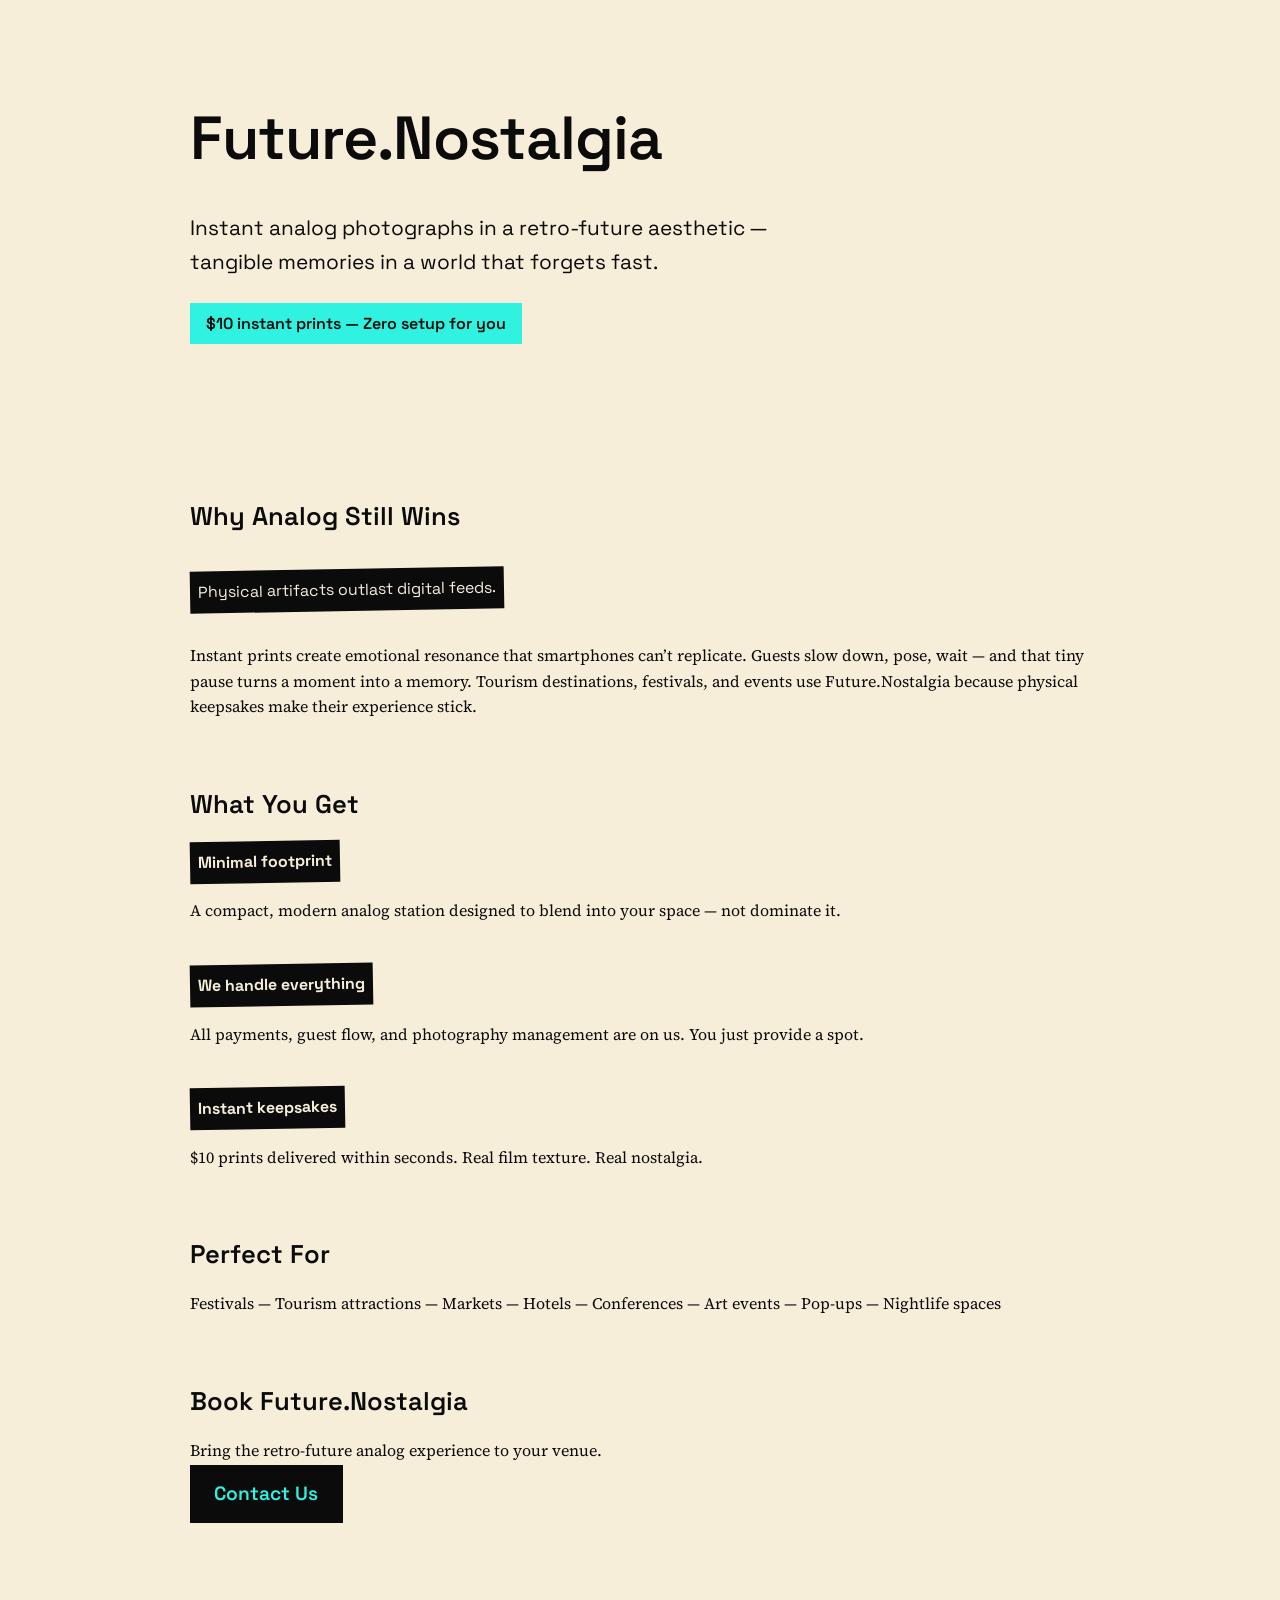
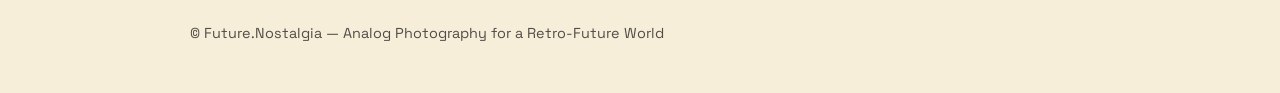
<file: home.html>
<!DOCTYPE html>
<html lang="en">
<head>
  <meta charset="UTF-8" />
  <meta name="viewport" content="width=device-width, initial-scale=1.0" />
  <title>Future.Nostalgia — Analog Photos for a Retro-Future World</title>

  <meta name="description" content="Future.Nostalgia brings retro-future instant analog photography to events, festivals, and tourism experiences. $10 instant prints. Minimal setup. High emotional impact." />

  <link href="https://fonts.googleapis.com/css2?family=Space+Grotesk:wght@300;400;600&family=Source+Serif+Pro:wght@400;600&display=swap" rel="stylesheet">

  <style>
    body {
      margin: 0;
      font-family: "Source Serif Pro", serif;
      background: #F7EEDA;
      color: #0B0B0C;
      line-height: 1.6;
    }

    header {
      padding: 4rem 1.5rem;
      max-width: 900px;
      margin: auto;
      position: relative;
    }

    header h1 {
      font-family: "Space Grotesk", sans-serif;
      font-size: 3.8rem;
      font-weight: 600;
      line-height: 1.1;
      letter-spacing: -1px;
      color: #0B0B0C;
    }

    .tagline {
      font-size: 1.3rem;
      max-width: 600px;
      margin-top: 1rem;
      font-family: "Space Grotesk", sans-serif;
    }

    .cyan-block {
      background: #2FF3E0;
      padding: 0.5rem 1rem;
      display: inline-block;
      margin: 1.5rem 0;
      font-family: "Space Grotesk", sans-serif;
      font-weight: 600;
    }

    section {
      max-width: 900px;
      margin: 4rem auto;
      padding: 0 1.5rem;
    }

    .section-title {
      font-family: "Space Grotesk", sans-serif;
      font-size: 1.6rem;
      font-weight: 600;
      margin-bottom: 1rem;
    }

    .value-block {
      margin-bottom: 2.5rem;
    }

    .cutout {
      background: #0B0B0C;
      color: #F7EEDA;
      padding: 0.5rem;
      display: inline-block;
      transform: rotate(-1deg);
      font-family: "Space Grotesk", sans-serif;
      font-size: 1rem;
    }

    .cta a {
      background: #0B0B0C;
      color: #2FF3E0;
      padding: 0.9rem 1.4rem;
      text-decoration: none;
      font-family: "Space Grotesk", sans-serif;
      font-weight: 600;
      font-size: 1.2rem;
      border: 2px solid #0B0B0C;
    }

    footer {
      text-align: left;
      padding: 3rem 1.5rem;
      max-width: 900px;
      margin: auto;
      font-size: 0.9rem;
      opacity: 0.7;
      font-family: "Space Grotesk", sans-serif;
    }
  </style>
</head>

<body>

<header>
  <h1>Future.Nostalgia</h1>
  <div class="tagline">Instant analog photographs in a retro-future aesthetic — tangible memories in a world that forgets fast.</div>
  <div class="cyan-block">$10 instant prints — Zero setup for you</div>
</header>

<section>
  <div class="section-title">Why Analog Still Wins</div>

  <p class="cutout">Physical artifacts outlast digital feeds.</p>

  <p>Instant prints create emotional resonance that smartphones can’t replicate. Guests slow down, pose, wait — and that tiny pause turns a moment into a memory. Tourism destinations, festivals, and events use Future.Nostalgia because physical keepsakes make their experience stick.</p>
</section>

<section>
  <div class="section-title">What You Get</div>

  <div class="value-block">
    <strong class="cutout">Minimal footprint</strong>
    <p>A compact, modern analog station designed to blend into your space — not dominate it.</p>
  </div>

  <div class="value-block">
    <strong class="cutout">We handle everything</strong>
    <p>All payments, guest flow, and photography management are on us. You just provide a spot.</p>
  </div>

  <div class="value-block">
    <strong class="cutout">Instant keepsakes</strong>
    <p>$10 prints delivered within seconds. Real film texture. Real nostalgia.</p>
  </div>
</section>

<section>
  <div class="section-title">Perfect For</div>
  <p>Festivals — Tourism attractions — Markets — Hotels — Conferences — Art events — Pop-ups — Nightlife spaces</p>
</section>

<section class="cta">
  <div class="section-title">Book Future.Nostalgia</div>
  <p>Bring the retro-future analog experience to your venue.</p>
  <a href="mailto:future.nostalgia.photos@gmail.com">Contact Us</a>
</section>

<footer>
  © Future.Nostalgia — Analog Photography for a Retro-Future World
</footer>

</body>
</html>
</file>
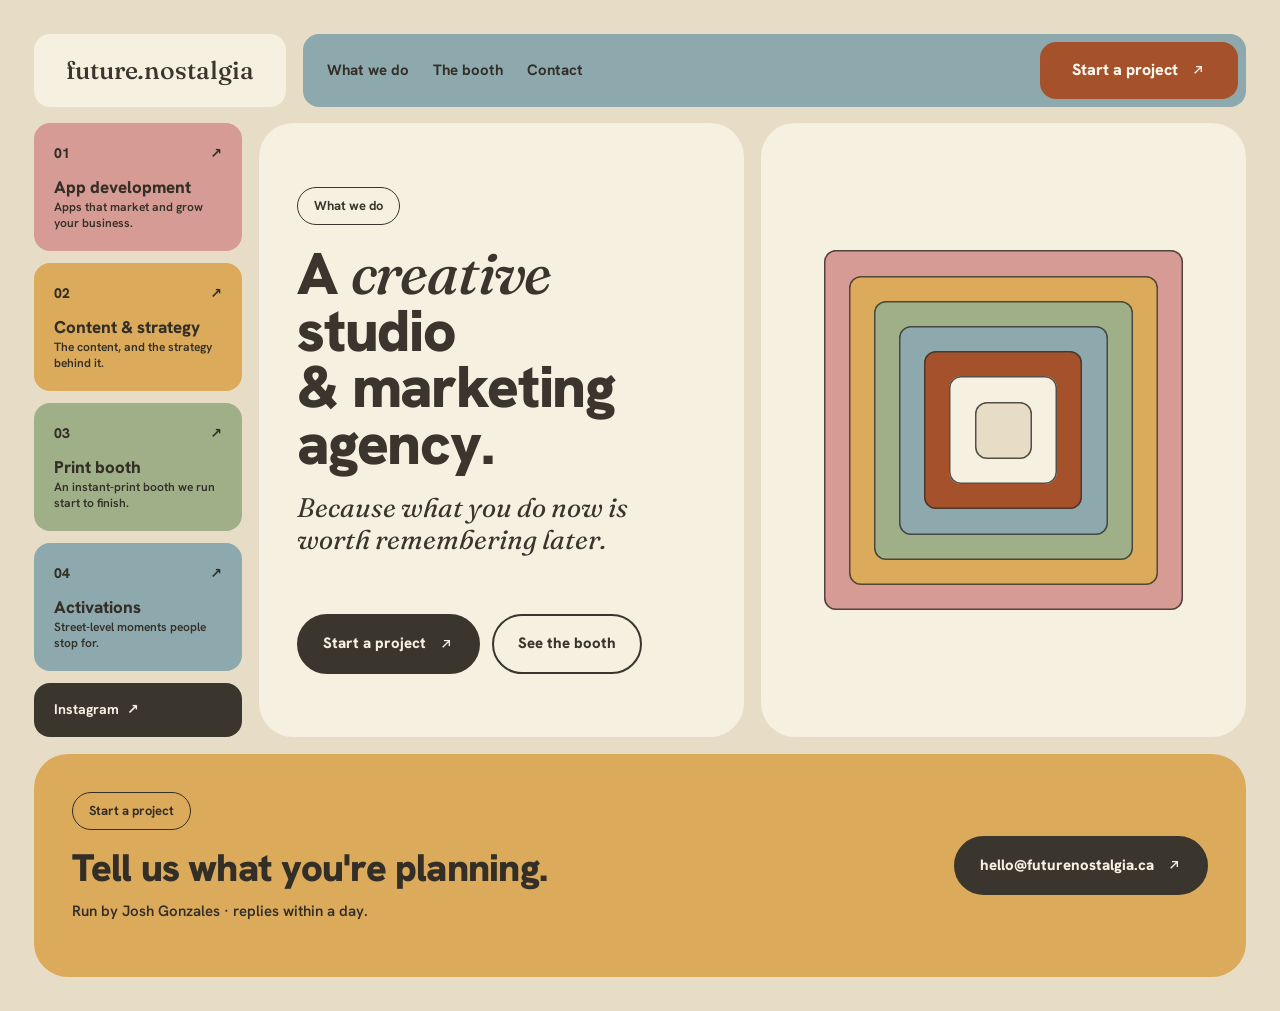
<file: mockups/home.html>
<!DOCTYPE html>
<html lang="en">
<head>
<meta charset="UTF-8" />
<meta name="viewport" content="width=device-width, initial-scale=1" />
<title>future.nostalgia — Wes Anderson × units.gr (v4, polished)</title>
<link rel="preconnect" href="https://fonts.googleapis.com" />
<link rel="preconnect" href="https://fonts.gstatic.com" crossorigin />
<link href="https://fonts.googleapis.com/css2?family=Fraunces:ital,opsz,wght@0,9..144,400..600;1,9..144,400..500&family=Hanken+Grotesk:wght@400;500;600;700;800;900&display=swap" rel="stylesheet" />
<style>
/* ══════════════════════════════════════════════════════════════════════════
   future.nostalgia — v4 (design-review polished)
   units.gr STRUCTURE (floating rounded cards · color rail · pills)
   Wes Anderson PALETTE (muted, harmonized) on warm cream field.
   Heavy grotesque (Hanken) · Fraunces ONLY on wordmark + italic accents.
   One 8px spacing scale. Role-based radii. AA contrast. Visible focus.
   Content is static + progressive-enhanced (visible with JS off).
   ══════════════════════════════════════════════════════════════════════════ */
:root{
  /* Wes Anderson muted palette — all text pairs meet WCAG AA */
  --field:#E7DDC7;            /* warm oat page field */
  --card:#F6F0E1;             /* soft ivory floating card */
  --ink:#3A362D;              /* warm soft charcoal */
  --muted:#6B6250;            /* secondary text — AA (5.1:1) on card */
  --hair:#D9CFB8;

  --rose:#D69B94; --ochre:#DBAA5B; --sage:#9FB088; --cadet:#8DA9AE;
  --terra:#A5522C;            /* darkened → AA (4.8:1) with cream text */
  --on-accent:#332F27;        /* dark text on muted accents */
  --on-terra:#FCF7ED;         /* near-white text on terra */

  /* one 8px spacing scale */
  --s1:4px; --s2:8px; --s3:12px; --s4:16px; --s5:20px; --s6:24px; --s7:32px; --s8:40px; --s9:56px; --s10:72px;

  --gutter:clamp(16px,3.4vw,34px);
  --gap:clamp(12px,1.3vw,18px);
  --pad:clamp(26px,3vw,44px);

  /* role-based radii */
  --r-sm:12px;               /* graphic frames */
  --r:16px;                  /* small blocks / controls */
  --r-lg:24px;
  --r-xl:34px;               /* large content cards */
  --pill:999px;

  --bw-hair:1.5px; --bw:2px;  /* border weights */

  --sans:'Hanken Grotesk',system-ui,sans-serif;
  --brand:'Fraunces',Georgia,serif;
  --maxw:1300px; --ease:cubic-bezier(.22,1,.36,1);
}
*{box-sizing:border-box;}
html{scroll-behavior:smooth;}
body{margin:0;background:var(--field);color:var(--ink);font-family:var(--sans);font-size:16px;line-height:1.55;-webkit-font-smoothing:antialiased;padding:var(--gutter);}
a{color:inherit;text-decoration:none;}
::selection{background:var(--ink);color:var(--card);}
h1,h2,h3{margin:0;letter-spacing:-.02em;}
svg{display:block;}

/* visible keyboard focus on every control, on any background (two-tone ring) */
a:focus-visible,button:focus-visible{outline:none;box-shadow:0 0 0 3px var(--field),0 0 0 5px var(--ink);}

.frame{max-width:var(--maxw);margin:0 auto;display:flex;flex-direction:column;gap:var(--gap);}

/* ── TOP: logo + CTA ─────────────────────────────────────────────── */
.top{display:flex;align-items:stretch;gap:var(--gap);}
.logo{background:var(--card);border-radius:var(--r);padding:var(--s5) var(--s7);display:flex;align-items:center;}
.logo__mark{font-family:var(--brand);font-weight:500;font-size:25px;line-height:1;}
.logo__mark em{font-style:italic;}
.topbar{flex:1;min-width:0;background:var(--cadet);border-radius:var(--r);display:flex;align-items:center;justify-content:space-between;gap:var(--s4);padding:var(--s2) var(--s2) var(--s2) var(--s6);}
.topnav{display:flex;align-items:center;gap:var(--s6);}
.topnav a{color:var(--on-accent);font-weight:700;font-size:15px;}
.topnav a:hover{text-decoration:underline;text-underline-offset:4px;}
.top__cta{display:flex;align-items:center;gap:var(--s3);background:var(--terra);color:var(--on-terra);border-radius:var(--r);padding:var(--s4) var(--s7);font-weight:800;font-size:16px;white-space:nowrap;transition:filter .18s var(--ease);}
.top__cta:hover{filter:brightness(1.06);}
.top__cta svg{width:16px;height:16px;stroke:currentColor;stroke-width:var(--bw);fill:none;transition:transform .18s var(--ease);}
.top__cta:hover svg{transform:translate(3px,-3px);}

/* ── MAIN: rail · content · graphic ──────────────────────────────── */
.main{display:grid;grid-template-columns:208px minmax(0,1fr) minmax(0,1fr);gap:var(--gap);}
.rail{display:flex;flex-direction:column;gap:var(--s3);}
.nav{flex:1;position:relative;border-radius:var(--r);padding:var(--s5);min-height:128px;display:flex;flex-direction:column;color:var(--on-accent);transition:transform .2s var(--ease),box-shadow .2s var(--ease);}
.nav:hover{transform:translateY(-3px);box-shadow:0 12px 26px -16px rgba(58,54,45,.5);}
.nav__top{display:flex;align-items:center;justify-content:space-between;font-weight:800;font-size:14px;}
.nav__foot{margin-top:auto;display:flex;flex-direction:column;gap:var(--s1);}
.nav__label{font-weight:800;font-size:17px;line-height:1.06;}
.nav__desc{font-size:12px;font-weight:600;line-height:1.32;}   /* opaque → AA on all rail colors */
.nav--1{background:var(--rose);} .nav--2{background:var(--ochre);} .nav--3{background:var(--sage);} .nav--4{background:var(--cadet);}
.social{flex:0 0 auto;background:var(--ink);color:var(--card);border-radius:var(--r);padding:var(--s4) var(--s5);min-height:52px;display:flex;align-items:center;font-weight:700;font-size:14px;gap:var(--s2);}

/* content card — deterministic editorial layout: eyebrow pinned top, body pinned bottom */
.card{background:var(--card);border-radius:var(--r-xl);padding:var(--pad);display:flex;flex-direction:column;justify-content:center;}
.tag{align-self:flex-start;display:inline-flex;align-items:center;border:var(--bw-hair) solid var(--ink);border-radius:var(--pill);padding:var(--s2) var(--s4);font-weight:700;font-size:13px;}
.card__body{display:flex;flex-direction:column;}
.card__body .tag{margin-bottom:var(--s5);}
.card h1{font-weight:900;font-size:clamp(2.5rem,4.6vw,4.2rem);line-height:.96;}
.card h1 .fr{font-family:var(--brand);font-weight:500;font-style:italic;}
.lead--tag{font-family:var(--brand);font-style:italic;color:var(--ink);font-size:clamp(1.3rem,2.1vw,1.85rem);line-height:1.18;max-width:24ch;margin-top:var(--s5);}
.cta{display:flex;gap:var(--s3);flex-wrap:wrap;margin-top:var(--s7);}
.btn{display:inline-flex;align-items:center;gap:var(--s3);font-family:var(--sans);font-weight:800;font-size:15px;padding:var(--s4) var(--s6);border-radius:var(--pill);cursor:pointer;border:var(--bw) solid var(--ink);background:var(--ink);color:var(--card);transition:.18s var(--ease);}
.btn:hover{background:var(--terra);border-color:var(--terra);color:var(--on-terra);}
.btn svg{width:16px;height:16px;stroke:currentColor;stroke-width:var(--bw);fill:none;transition:transform .18s var(--ease);}
.btn:hover svg{transform:translate(3px,-3px);}
.btn--ghost{background:transparent;color:var(--ink);}
.btn--ghost:hover{background:var(--ink);color:var(--card);border-color:var(--ink);}

/* graphic — symmetrical nested frames (static; no JS dependency) */
.stage{background:var(--card);border-radius:var(--r-xl);position:relative;overflow:hidden;display:grid;place-items:center;min-height:520px;padding:var(--pad);}
.frames{position:relative;width:min(88%,520px);aspect-ratio:1;}
.frames div{position:absolute;border-radius:var(--r-sm);box-shadow:inset 0 0 0 var(--bw-hair) rgba(58,54,45,.85);}

/* ── CONTACT strip ───────────────────────────────────────────────── */
.strip{display:block;}
.contact{background:var(--ochre);color:var(--on-accent);border-radius:var(--r-xl);padding:var(--pad);display:flex;align-items:center;justify-content:space-between;gap:var(--s7);flex-wrap:wrap;}
.contact__head{display:flex;flex-direction:column;}
.contact h2{font-weight:900;font-size:clamp(1.8rem,3vw,2.6rem);line-height:.98;margin-top:var(--s5);}
.contact__who{margin-top:var(--s3);font-weight:600;font-size:15px;}   /* opaque → AA on ochre */
.contact .btn{white-space:nowrap;}

/* ── MOBILE ──────────────────────────────────────────────────────── */
@media(max-width:820px){
  :root{--gutter:18px;--gap:14px;--pad:26px;}
  .top{flex-wrap:wrap;}
  .logo{flex:1 1 100%;justify-content:center;}
  .topbar{flex:1 1 100%;background:transparent;padding:0;}
  .topnav{display:none;}
  .top__cta{flex:1 1 100%;justify-content:center;}
  .main{grid-template-columns:1fr;}
  .rail{display:grid;grid-template-columns:1fr 1fr;grid-template-rows:1fr 1fr;grid-auto-rows:auto;gap:var(--s3);}
  .nav{min-height:112px;}
  .social{grid-column:1 / -1;justify-content:flex-start;}
  .stage{min-height:340px;place-items:center;}
  .frames{margin:0;}
}
@media(max-width:480px){
  .rail{grid-template-columns:1fr 1fr;}
  .card h1{font-size:2.5rem;}
  .cta{flex-direction:column;align-items:stretch;}
  .cta .btn{justify-content:center;}
  .contact{flex-direction:column;align-items:stretch;}
  .contact .btn{width:100%;justify-content:center;}
}

/* progressive enhancement: hidden-then-reveal only when JS runs */
.js .reveal{opacity:0;transform:translateY(16px);transition:opacity .6s var(--ease),transform .6s var(--ease);}
.js .reveal.in{opacity:1;transform:none;}
@media(prefers-reduced-motion:reduce){*{animation:none!important;transition:none!important;}.js .reveal{opacity:1;transform:none;}}
</style>
</head>
<body>
<div class="frame">

  <!-- TOP -->
  <div class="top">
    <a class="logo" href="#"><span class="logo__mark">future<em>.</em>nostalgia</span></a>
    <div class="topbar">
      <nav class="topnav" aria-label="Primary">
        <a href="#work">What we do</a>
        <a href="#booth">The booth</a>
        <a href="#contact">Contact</a>
      </nav>
      <a class="top__cta" href="#contact">Start a project <svg viewBox="0 0 24 24" aria-hidden="true"><path d="M7 17L17 7M9 7h8v8"/></svg></a>
    </div>
  </div>

  <!-- MAIN -->
  <div class="main">
    <nav class="rail" aria-label="What we do">
      <a class="nav nav--1" href="#"><span class="nav__top">01 <span aria-hidden="true">↗</span></span><span class="nav__foot"><span class="nav__label">App development</span><span class="nav__desc">Apps that market and grow your business.</span></span></a>
      <a class="nav nav--2" href="#"><span class="nav__top">02 <span aria-hidden="true">↗</span></span><span class="nav__foot"><span class="nav__label">Content &amp; strategy</span><span class="nav__desc">The content, and the strategy behind it.</span></span></a>
      <a class="nav nav--3" href="#"><span class="nav__top">03 <span aria-hidden="true">↗</span></span><span class="nav__foot"><span class="nav__label">Print booth</span><span class="nav__desc">An instant-print booth we run start to finish.</span></span></a>
      <a class="nav nav--4" href="#"><span class="nav__top">04 <span aria-hidden="true">↗</span></span><span class="nav__foot"><span class="nav__label">Activations</span><span class="nav__desc">Street-level moments people stop for.</span></span></a>
      <a class="social" href="#">Instagram <span aria-hidden="true">↗</span></a>
    </nav>

    <section class="card reveal in">
      <div class="card__body">
        <span class="tag">What we do</span>
        <h1>A <span class="fr">creative</span> studio<br/>&amp; marketing agency.</h1>
        <p class="lead--tag">Because what you do now is worth remembering later.</p>
        <div class="cta">
          <a class="btn" href="#contact">Start a project <svg viewBox="0 0 24 24" aria-hidden="true"><path d="M7 17L17 7M9 7h8v8"/></svg></a>
          <a class="btn btn--ghost" href="#">See the booth</a>
        </div>
      </div>
    </section>

    <section class="stage" aria-hidden="true">
      <div class="frames">
        <div style="inset:0%;background:var(--rose)"></div>
        <div style="inset:7%;background:var(--ochre)"></div>
        <div style="inset:14%;background:var(--sage)"></div>
        <div style="inset:21%;background:var(--cadet)"></div>
        <div style="inset:28%;background:var(--terra)"></div>
        <div style="inset:35%;background:var(--card)"></div>
        <div style="inset:42%;background:var(--field)"></div>
      </div>
    </section>
  </div>

  <!-- CONTACT -->
  <div class="strip">
    <div class="contact reveal" id="contact">
      <div class="contact__head">
        <span class="tag" style="border-color:var(--on-accent)">Start a project</span>
        <h2>Tell us what you're planning.</h2>
        <p class="contact__who">Run by Josh Gonzales · replies within a day.</p>
      </div>
      <a class="btn" href="#">hello@futurenostalgia.ca <svg viewBox="0 0 24 24" aria-hidden="true"><path d="M7 17L17 7M9 7h8v8"/></svg></a>
    </div>
  </div>

</div>

<script>
document.documentElement.classList.add('js');
var io=new IntersectionObserver(function(es){es.forEach(function(e){if(e.isIntersecting){e.target.classList.add('in');io.unobserve(e.target);}});},{threshold:.15});
document.querySelectorAll('.reveal').forEach(function(el){io.observe(el);});
</script>
</body>
</html>
</file>
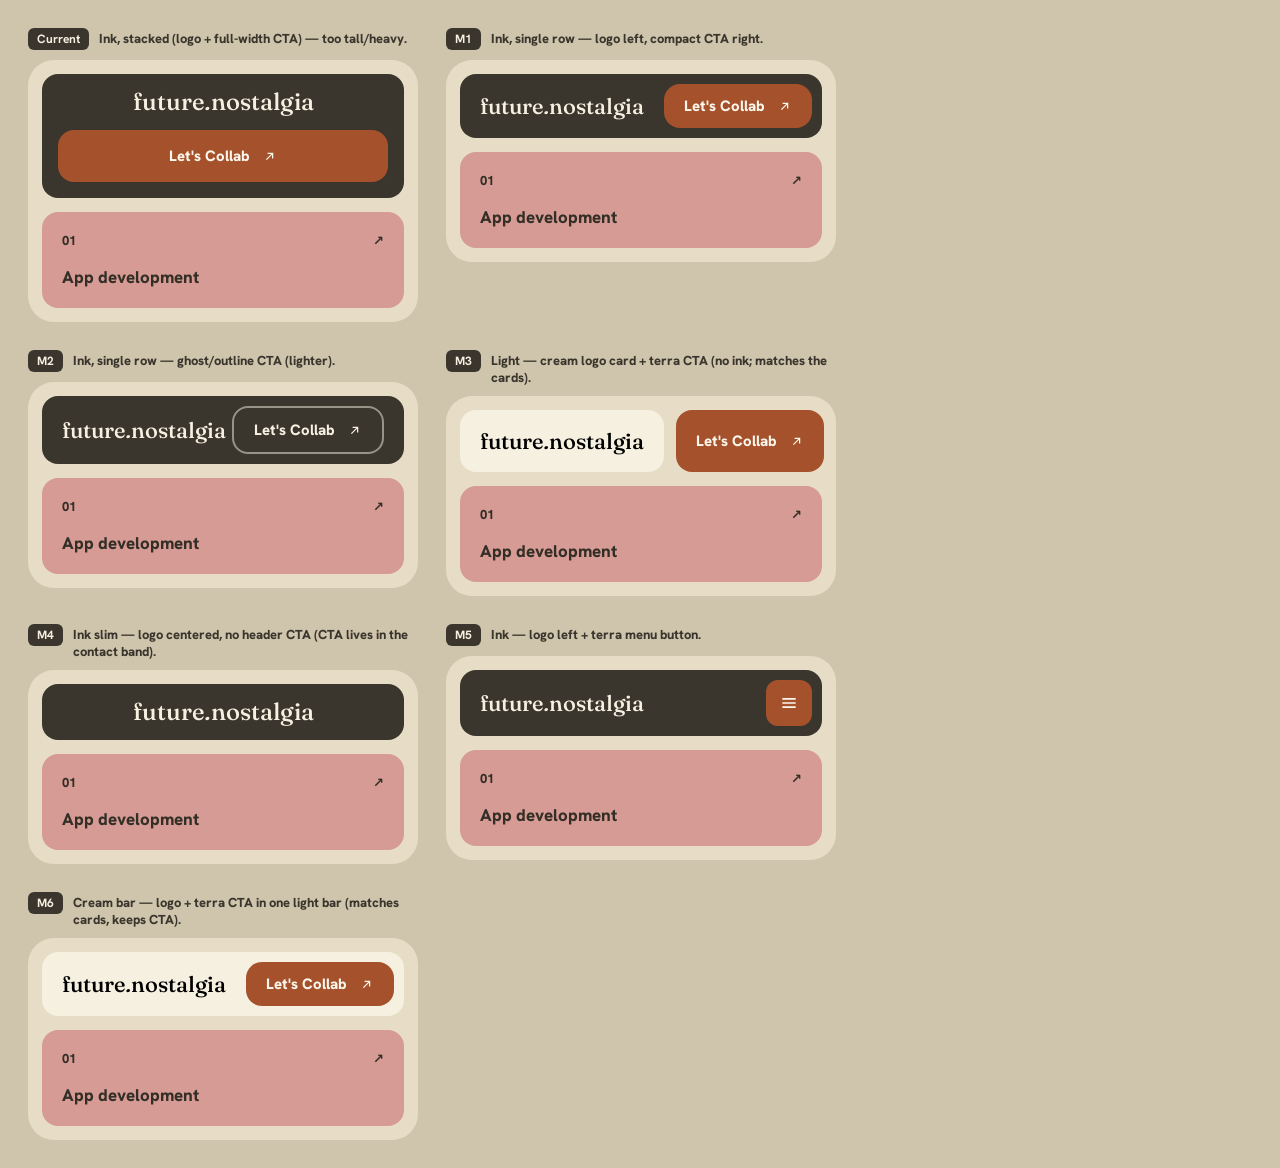
<file: mockups/nav-mobile-variants.html>
<!DOCTYPE html>
<html lang="en">
<head>
<meta charset="UTF-8" />
<meta name="viewport" content="width=device-width, initial-scale=1" />
<title>mobile top-nav variants</title>
<link rel="preconnect" href="https://fonts.googleapis.com" />
<link rel="preconnect" href="https://fonts.gstatic.com" crossorigin />
<link href="https://fonts.googleapis.com/css2?family=Fraunces:ital,opsz,wght@0,9..144,400..600;1,9..144,400..500&family=Hanken+Grotesk:wght@400;500;600;700;800;900&display=swap" rel="stylesheet" />
<style>
:root{
  --field:#E7DDC7; --card:#F6F0E1; --ink:#3A362D; --muted:#6B6250;
  --rose:#D69B94; --ochre:#DBAA5B; --terra:#A5522C; --on-accent:#332F27; --on-terra:#FCF7ED;
  --s2:8px;--s3:12px;--s4:16px;--s5:20px;--s6:24px;
  --r:16px; --r-xl:34px; --pill:999px;
  --sans:'Hanken Grotesk',system-ui,sans-serif; --brand:'Fraunces',Georgia,serif;
}
*{box-sizing:border-box;}
body{margin:0;background:#CFC4AC;font-family:var(--sans);padding:28px;display:flex;flex-wrap:wrap;gap:28px;align-items:flex-start;}
.col{width:390px;}
.label{font-weight:800;font-size:13px;margin:0 0 10px;color:#3A362D;display:flex;gap:10px;align-items:baseline;}
.label b{background:var(--ink);color:var(--card);border-radius:6px;padding:3px 9px;font-size:12px;}
.label span{color:#6B6250;font-weight:600;font-size:12px;}
.device{width:390px;background:var(--field);border-radius:26px;padding:14px;display:flex;flex-direction:column;gap:14px;}
svg{display:block;}
.logomark{font-family:var(--brand);font-weight:500;font-size:22px;line-height:1;}
.cta{display:inline-flex;align-items:center;justify-content:center;gap:var(--s3);background:var(--terra);color:var(--on-terra);border-radius:var(--r);padding:var(--s3) var(--s5);font-weight:800;font-size:15px;white-space:nowrap;}
.cta svg{width:15px;height:15px;stroke:currentColor;stroke-width:2;fill:none;}
/* context: a service card */
.svc{background:var(--rose);border-radius:var(--r);padding:var(--s5);color:var(--on-accent);min-height:96px;display:flex;flex-direction:column;justify-content:space-between;}
.svc .n{display:flex;justify-content:space-between;font-weight:800;font-size:13px;}
.svc .t{font-weight:800;font-size:17px;}

/* M1 — ink bar, single row, terra CTA */
.m1{background:var(--ink);border-radius:var(--r);display:flex;align-items:center;justify-content:space-between;padding:10px 10px 10px var(--s5);}
.m1 .logomark{color:var(--card);}

/* M2 — ink bar, single row, ghost CTA */
.m2{background:var(--ink);border-radius:var(--r);display:flex;align-items:center;justify-content:space-between;padding:10px var(--s5);}
.m2 .logomark{color:var(--card);}
.m2 .cta{background:transparent;color:var(--card);border:2px solid rgba(246,240,225,.5);}

/* M3 — light: cream logo card + terra CTA, no ink */
.m3{display:flex;align-items:stretch;gap:12px;}
.m3 .logocard{flex:1;background:var(--card);border-radius:var(--r);display:flex;align-items:center;padding:var(--s5);}
.m3 .cta{padding:var(--s4) var(--s5);}

/* M4 — ink slim, logo centered, no CTA */
.m4{background:var(--ink);border-radius:var(--r);display:flex;align-items:center;justify-content:center;padding:var(--s4);}
.m4 .logomark{color:var(--card);}

/* M5 — logo left + menu button */
.m5{background:var(--ink);border-radius:var(--r);display:flex;align-items:center;justify-content:space-between;padding:10px 10px 10px var(--s5);}
.m5 .logomark{color:var(--card);}
.m5 .menu{width:46px;height:46px;border-radius:12px;background:var(--terra);display:flex;align-items:center;justify-content:center;}
.m5 .menu svg{width:20px;height:20px;stroke:var(--on-terra);stroke-width:2;}

/* M6 — light logo card + terra CTA on ONE cream bar */
.m6{background:var(--card);border-radius:var(--r);display:flex;align-items:center;justify-content:space-between;padding:10px 10px 10px var(--s5);}
.m6 .cta{padding:var(--s3) var(--s5);}
</style>
</head>
<body>

<div class="col">
  <p class="label"><b>Current</b> Ink, stacked (logo + full-width CTA) — too tall/heavy.</p>
  <div class="device">
    <div style="background:var(--ink);border-radius:var(--r);padding:var(--s4);display:flex;flex-direction:column;gap:var(--s4);align-items:center;">
      <span class="logomark" style="color:var(--card);font-size:24px;">future<em style="font-style:italic">.</em>nostalgia</span>
      <a class="cta" style="width:100%;padding:var(--s4);">Let's Collab <svg viewBox="0 0 24 24"><path d="M7 17L17 7M9 7h8v8"/></svg></a>
    </div>
    <div class="svc"><div class="n">01 <span>↗</span></div><div class="t">App development</div></div>
  </div>
</div>

<div class="col">
  <p class="label"><b>M1</b> Ink, single row — logo left, compact CTA right.</p>
  <div class="device">
    <div class="m1"><span class="logomark">future<em style="font-style:italic">.</em>nostalgia</span><a class="cta">Let's Collab <svg viewBox="0 0 24 24"><path d="M7 17L17 7M9 7h8v8"/></svg></a></div>
    <div class="svc"><div class="n">01 <span>↗</span></div><div class="t">App development</div></div>
  </div>
</div>

<div class="col">
  <p class="label"><b>M2</b> Ink, single row — ghost/outline CTA (lighter).</p>
  <div class="device">
    <div class="m2"><span class="logomark">future<em style="font-style:italic">.</em>nostalgia</span><a class="cta">Let's Collab <svg viewBox="0 0 24 24"><path d="M7 17L17 7M9 7h8v8"/></svg></a></div>
    <div class="svc"><div class="n">01 <span>↗</span></div><div class="t">App development</div></div>
  </div>
</div>

<div class="col">
  <p class="label"><b>M3</b> Light — cream logo card + terra CTA (no ink; matches the cards).</p>
  <div class="device">
    <div class="m3"><div class="logocard"><span class="logomark">future<em style="font-style:italic">.</em>nostalgia</span></div><a class="cta">Let's Collab <svg viewBox="0 0 24 24"><path d="M7 17L17 7M9 7h8v8"/></svg></a></div>
    <div class="svc"><div class="n">01 <span>↗</span></div><div class="t">App development</div></div>
  </div>
</div>

<div class="col">
  <p class="label"><b>M4</b> Ink slim — logo centered, no header CTA (CTA lives in the contact band).</p>
  <div class="device">
    <div class="m4"><span class="logomark" style="font-size:24px;">future<em style="font-style:italic">.</em>nostalgia</span></div>
    <div class="svc"><div class="n">01 <span>↗</span></div><div class="t">App development</div></div>
  </div>
</div>

<div class="col">
  <p class="label"><b>M5</b> Ink — logo left + terra menu button.</p>
  <div class="device">
    <div class="m5"><span class="logomark">future<em style="font-style:italic">.</em>nostalgia</span><span class="menu"><svg viewBox="0 0 24 24" fill="none"><path d="M4 7h16M4 12h16M4 17h16"/></svg></span></div>
    <div class="svc"><div class="n">01 <span>↗</span></div><div class="t">App development</div></div>
  </div>
</div>

<div class="col">
  <p class="label"><b>M6</b> Cream bar — logo + terra CTA in one light bar (matches cards, keeps CTA).</p>
  <div class="device">
    <div class="m6"><span class="logomark">future<em style="font-style:italic">.</em>nostalgia</span><a class="cta">Let's Collab <svg viewBox="0 0 24 24"><path d="M7 17L17 7M9 7h8v8"/></svg></a></div>
    <div class="svc"><div class="n">01 <span>↗</span></div><div class="t">App development</div></div>
  </div>
</div>

</body>
</html>
</file>
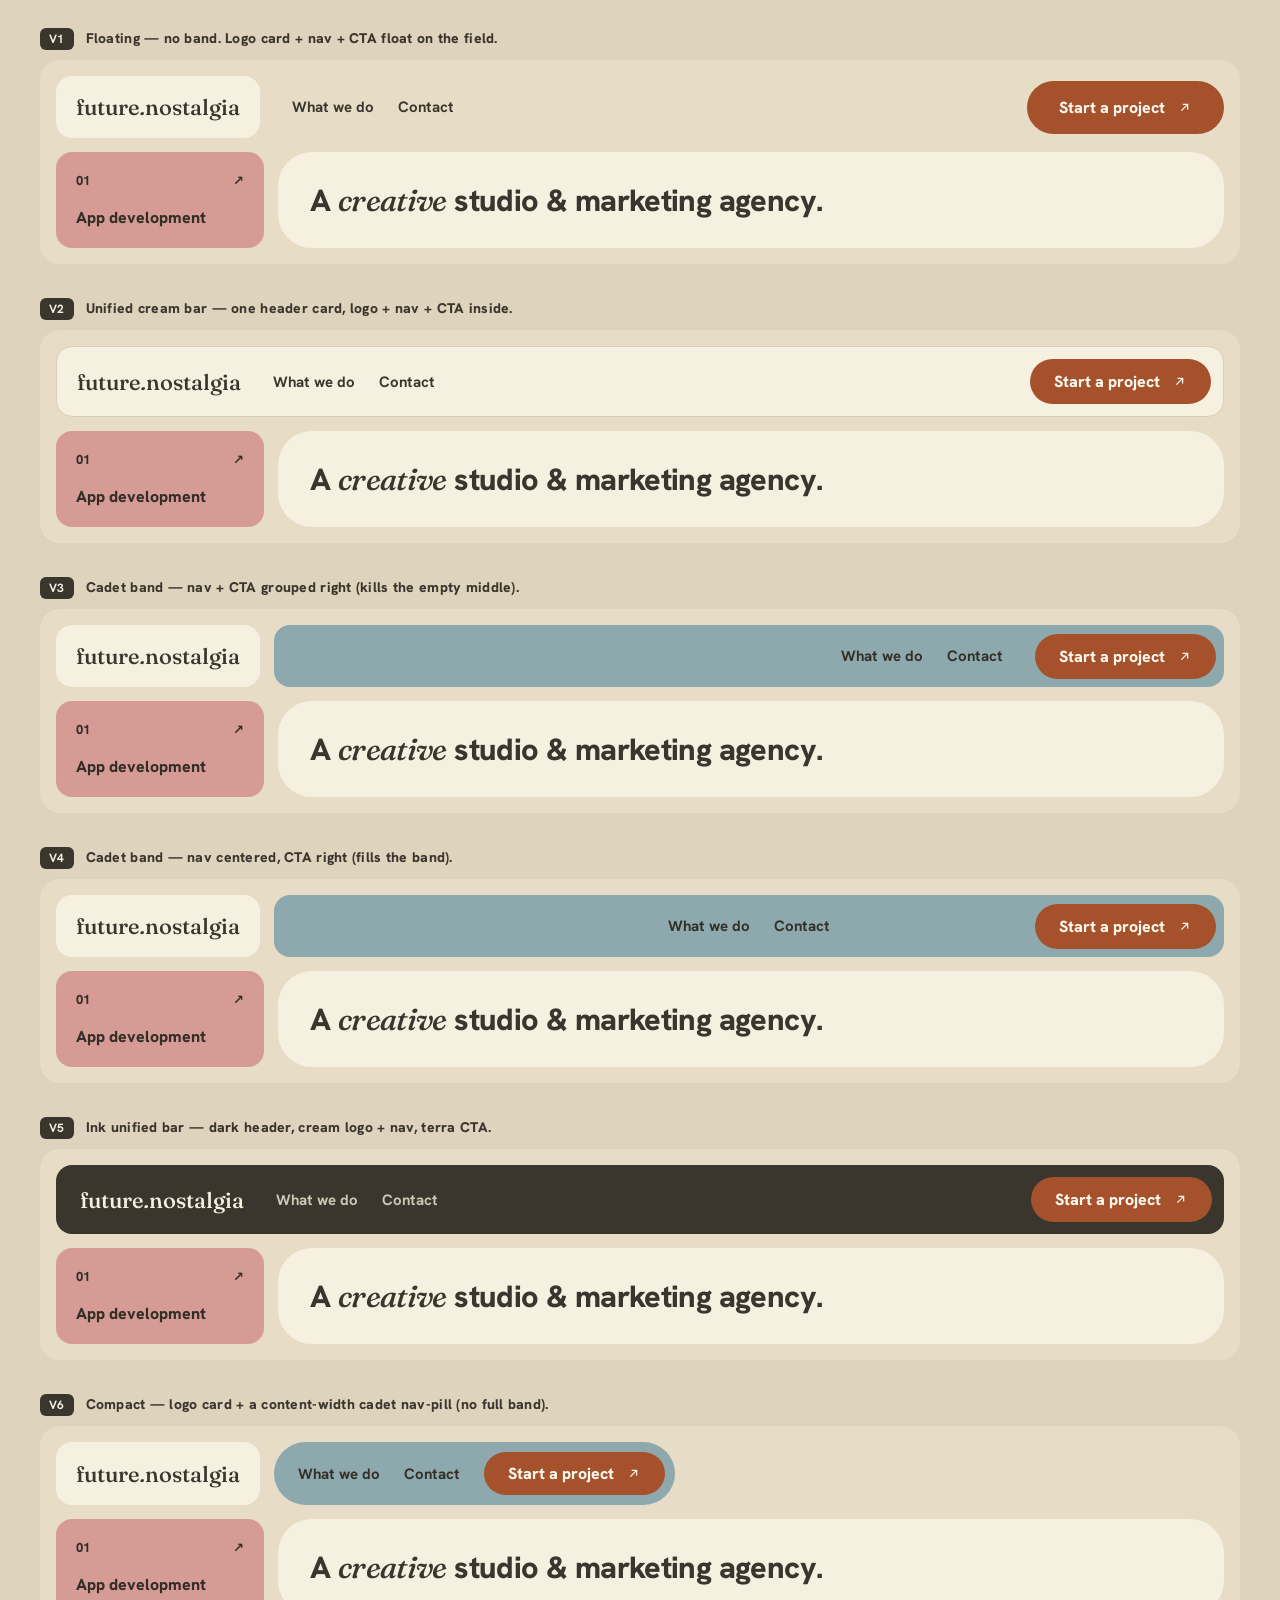
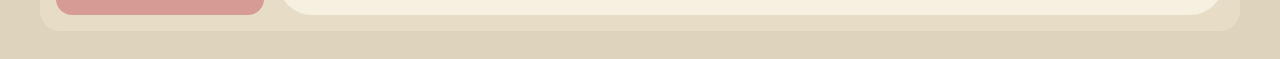
<file: mockups/nav-variants.html>
<!DOCTYPE html>
<html lang="en">
<head>
<meta charset="UTF-8" />
<meta name="viewport" content="width=device-width, initial-scale=1" />
<title>future.nostalgia — top-nav variants</title>
<link rel="preconnect" href="https://fonts.googleapis.com" />
<link rel="preconnect" href="https://fonts.gstatic.com" crossorigin />
<link href="https://fonts.googleapis.com/css2?family=Fraunces:ital,opsz,wght@0,9..144,400..600;1,9..144,400..500&family=Hanken+Grotesk:wght@400;500;600;700;800;900&display=swap" rel="stylesheet" />
<style>
:root{
  --field:#E7DDC7; --card:#F6F0E1; --ink:#3A362D; --muted:#6B6250; --hair:#D9CFB8;
  --rose:#D69B94; --ochre:#DBAA5B; --sage:#9FB088; --cadet:#8DA9AE; --terra:#A5522C;
  --on-accent:#332F27; --on-terra:#FCF7ED;
  --s1:4px;--s2:8px;--s3:12px;--s4:16px;--s5:20px;--s6:24px;--s7:32px;--s8:40px;
  --r:16px; --r-xl:34px; --pill:999px; --rail:208px; --bw-hair:1.5px; --bw:2px;
  --sans:'Hanken Grotesk',system-ui,sans-serif; --brand:'Fraunces',Georgia,serif;
  --maxw:1200px;
}
*{box-sizing:border-box;}
body{margin:0;background:#DED3BC;color:var(--ink);font-family:var(--sans);padding:28px;}
.wrap{max-width:var(--maxw);margin:0 auto;display:flex;flex-direction:column;gap:34px;}
.label{font-weight:800;font-size:14px;letter-spacing:.02em;margin:0 0 10px;display:flex;gap:12px;align-items:baseline;}
.label b{background:var(--ink);color:var(--card);border-radius:6px;padding:3px 9px;font-size:12px;}
.label span{color:var(--muted);font-weight:600;font-size:12.5px;}
.stage{background:var(--field);border-radius:20px;padding:16px;}
.frame{display:flex;flex-direction:column;gap:14px;}
svg{display:block;}

/* shared bits */
.logo{background:var(--card);border-radius:var(--r);display:flex;align-items:center;padding:var(--s5);}
.logo__mark{font-family:var(--brand);font-weight:500;font-size:22px;line-height:1;}
.logo__mark em{font-style:italic;}
.navlinks{display:flex;align-items:center;gap:var(--s6);}
.navlinks a{font-weight:700;font-size:15px;text-decoration:none;color:inherit;}
.cta{display:inline-flex;align-items:center;gap:var(--s3);background:var(--terra);color:var(--on-terra);border-radius:var(--r);padding:var(--s4) var(--s7);font-weight:800;font-size:16px;white-space:nowrap;}
.cta svg{width:15px;height:15px;stroke:currentColor;stroke-width:var(--bw);fill:none;}
.pill-cta{border-radius:var(--pill);}

/* context row (rail hint + hero sliver) */
.ctx{display:grid;grid-template-columns:var(--rail) 1fr;gap:14px;}
.railhint{background:var(--rose);border-radius:var(--r);padding:var(--s5);min-height:96px;display:flex;flex-direction:column;justify-content:space-between;color:var(--on-accent);}
.railhint .n{display:flex;justify-content:space-between;font-weight:800;font-size:13px;}
.railhint .t{font-weight:800;font-size:16px;}
.herohint{background:var(--card);border-radius:var(--r-xl);padding:26px 32px;display:flex;align-items:center;}
.herohint h2{margin:0;font-weight:800;font-size:clamp(1.4rem,2.4vw,2rem);line-height:1;letter-spacing:-.02em;}
.herohint .fr{font-family:var(--brand);font-weight:500;font-style:italic;}

/* ─────────────── V1 · Floating (no band) ─────────────── */
.top-v1{display:flex;align-items:center;gap:var(--s7);}
.top-v1 .navlinks{color:var(--ink);}
.top-v1 .spacer{flex:1;}

/* ─────────────── V2 · Unified cream bar ─────────────── */
.top-v2{display:flex;align-items:center;gap:var(--s7);background:var(--card);border-radius:var(--r);padding:12px 12px 12px var(--s5);border:var(--bw-hair) solid var(--hair);}
.top-v2 .logo{background:none;padding:0;}
.top-v2 .navlinks{color:var(--ink);}
.top-v2 .spacer{flex:1;}
.top-v2 .cta{padding:12px var(--s6);}

/* ─────────────── V3 · Cadet band, content grouped right ─────────────── */
.top-v3{display:flex;align-items:stretch;gap:14px;}
.top-v3 .band{flex:1;background:var(--cadet);border-radius:var(--r);display:flex;align-items:center;justify-content:flex-end;gap:var(--s7);padding:8px 8px 8px var(--s6);}
.top-v3 .navlinks{color:var(--on-accent);}
.top-v3 .cta{padding:12px var(--s6);}

/* ─────────────── V4 · Cadet band, nav centered ─────────────── */
.top-v4{display:flex;align-items:stretch;gap:14px;}
.top-v4 .band{flex:1;background:var(--cadet);border-radius:var(--r);display:grid;grid-template-columns:1fr auto 1fr;align-items:center;padding:8px 8px 8px 8px;}
.top-v4 .navlinks{grid-column:2;color:var(--on-accent);}
.top-v4 .cta{grid-column:3;justify-self:end;padding:12px var(--s6);}

/* ─────────────── V5 · Ink unified bar ─────────────── */
.top-v5{display:flex;align-items:center;gap:var(--s7);background:var(--ink);border-radius:var(--r);padding:12px 12px 12px var(--s6);}
.top-v5 .logo{background:none;padding:0;}
.top-v5 .logo__mark{color:var(--card);}
.top-v5 .navlinks{color:#CFC7B6;}
.top-v5 .navlinks a:hover{color:var(--card);}
.top-v5 .spacer{flex:1;}
.top-v5 .cta{padding:12px var(--s6);}

/* ─────────────── V6 · Logo + compact cadet nav-pill ─────────────── */
.top-v6{display:flex;align-items:stretch;gap:14px;}
.top-v6 .navpill{background:var(--cadet);border-radius:var(--pill);display:flex;align-items:center;gap:var(--s6);padding:10px 10px 10px var(--s6);}
.top-v6 .navlinks{color:var(--on-accent);}
.top-v6 .cta{padding:11px var(--s6);}
.top-v6 .spacer{flex:1;}
</style>
</head>
<body>
<div class="wrap">

  <!-- V1 -->
  <div>
    <p class="label"><b>V1</b> Floating — no band. Logo card + nav + CTA float on the field.</p>
    <div class="stage"><div class="frame">
      <div class="top-v1">
        <a class="logo"><span class="logo__mark">future<em>.</em>nostalgia</span></a>
        <nav class="navlinks"><a>What we do</a><a>Contact</a></nav>
        <span class="spacer"></span>
        <a class="cta pill-cta">Start a project <svg viewBox="0 0 24 24"><path d="M7 17L17 7M9 7h8v8"/></svg></a>
      </div>
      <div class="ctx"><div class="railhint"><div class="n">01 <span>↗</span></div><div class="t">App development</div></div><div class="herohint"><h2>A <span class="fr">creative</span> studio &amp; marketing agency.</h2></div></div>
    </div></div>
  </div>

  <!-- V2 -->
  <div>
    <p class="label"><b>V2</b> Unified cream bar — one header card, logo + nav + CTA inside.</p>
    <div class="stage"><div class="frame">
      <div class="top-v2">
        <a class="logo"><span class="logo__mark">future<em>.</em>nostalgia</span></a>
        <nav class="navlinks"><a>What we do</a><a>Contact</a></nav>
        <span class="spacer"></span>
        <a class="cta pill-cta">Start a project <svg viewBox="0 0 24 24"><path d="M7 17L17 7M9 7h8v8"/></svg></a>
      </div>
      <div class="ctx"><div class="railhint"><div class="n">01 <span>↗</span></div><div class="t">App development</div></div><div class="herohint"><h2>A <span class="fr">creative</span> studio &amp; marketing agency.</h2></div></div>
    </div></div>
  </div>

  <!-- V3 -->
  <div>
    <p class="label"><b>V3</b> Cadet band — nav + CTA grouped right (kills the empty middle).</p>
    <div class="stage"><div class="frame">
      <div class="top-v3">
        <a class="logo"><span class="logo__mark">future<em>.</em>nostalgia</span></a>
        <div class="band">
          <nav class="navlinks"><a>What we do</a><a>Contact</a></nav>
          <a class="cta pill-cta">Start a project <svg viewBox="0 0 24 24"><path d="M7 17L17 7M9 7h8v8"/></svg></a>
        </div>
      </div>
      <div class="ctx"><div class="railhint"><div class="n">01 <span>↗</span></div><div class="t">App development</div></div><div class="herohint"><h2>A <span class="fr">creative</span> studio &amp; marketing agency.</h2></div></div>
    </div></div>
  </div>

  <!-- V4 -->
  <div>
    <p class="label"><b>V4</b> Cadet band — nav centered, CTA right (fills the band).</p>
    <div class="stage"><div class="frame">
      <div class="top-v4">
        <a class="logo"><span class="logo__mark">future<em>.</em>nostalgia</span></a>
        <div class="band">
          <nav class="navlinks"><a>What we do</a><a>Contact</a></nav>
          <a class="cta pill-cta">Start a project <svg viewBox="0 0 24 24"><path d="M7 17L17 7M9 7h8v8"/></svg></a>
        </div>
      </div>
      <div class="ctx"><div class="railhint"><div class="n">01 <span>↗</span></div><div class="t">App development</div></div><div class="herohint"><h2>A <span class="fr">creative</span> studio &amp; marketing agency.</h2></div></div>
    </div></div>
  </div>

  <!-- V5 -->
  <div>
    <p class="label"><b>V5</b> Ink unified bar — dark header, cream logo + nav, terra CTA.</p>
    <div class="stage"><div class="frame">
      <div class="top-v5">
        <a class="logo"><span class="logo__mark">future<em>.</em>nostalgia</span></a>
        <nav class="navlinks"><a>What we do</a><a>Contact</a></nav>
        <span class="spacer"></span>
        <a class="cta pill-cta">Start a project <svg viewBox="0 0 24 24"><path d="M7 17L17 7M9 7h8v8"/></svg></a>
      </div>
      <div class="ctx"><div class="railhint"><div class="n">01 <span>↗</span></div><div class="t">App development</div></div><div class="herohint"><h2>A <span class="fr">creative</span> studio &amp; marketing agency.</h2></div></div>
    </div></div>
  </div>

  <!-- V6 -->
  <div>
    <p class="label"><b>V6</b> Compact — logo card + a content-width cadet nav-pill (no full band).</p>
    <div class="stage"><div class="frame">
      <div class="top-v6">
        <a class="logo"><span class="logo__mark">future<em>.</em>nostalgia</span></a>
        <div class="navpill">
          <nav class="navlinks"><a>What we do</a><a>Contact</a></nav>
          <a class="cta pill-cta">Start a project <svg viewBox="0 0 24 24"><path d="M7 17L17 7M9 7h8v8"/></svg></a>
        </div>
        <span class="spacer"></span>
      </div>
      <div class="ctx"><div class="railhint"><div class="n">01 <span>↗</span></div><div class="t">App development</div></div><div class="herohint"><h2>A <span class="fr">creative</span> studio &amp; marketing agency.</h2></div></div>
    </div></div>
  </div>

</div>
</body>
</html>
</file>
<file: styles.css>
/* ══════════════════════════════════════════════════════════════════════════
   future.nostalgia — creative studio & marketing agency
   units.gr STRUCTURE (floating rounded cards · color rail · pills · bookend bands)
   Wes Anderson PALETTE (muted, harmonized) on warm cream field.
   Heavy grotesque (Hanken) · Fraunces ONLY on wordmark + italic accents.
   One 8px spacing scale. Role-based radii. AA contrast. Visible focus.
   Content is static + progressive-enhanced (visible with JS off).
   ══════════════════════════════════════════════════════════════════════════ */
:root{
  /* Wes Anderson muted palette — all text pairs meet WCAG AA */
  --field:#E7DDC7;            /* warm oat page field */
  --card:#F6F0E1;             /* soft ivory floating card */
  --ink:#3A362D;              /* warm soft charcoal */
  --muted:#6B6250;            /* secondary text — AA on card */
  --hair:#D9CFB8;

  --rose:#D69B94; --ochre:#DBAA5B; --sage:#9FB088; --cadet:#8DA9AE;
  --terra:#A5522C;            /* AA (4.8:1) with cream text */
  --on-accent:#332F27;        /* dark text on muted accents */
  --on-terra:#FCF7ED;         /* near-white text on terra */

  /* one 8px spacing scale */
  --s1:4px; --s2:8px; --s3:12px; --s4:16px; --s5:20px; --s6:24px; --s7:32px; --s8:40px; --s9:56px; --s10:72px;

  --gutter:clamp(16px,3.4vw,34px);
  --gap:clamp(12px,1.3vw,18px);
  --pad:clamp(26px,3vw,44px);

  /* role-based radii */
  --r-sm:12px;               /* graphic frames */
  --r:16px;                  /* small blocks / controls */
  --r-lg:24px;
  --r-xl:34px;               /* large content cards */
  --pill:999px;

  --bw-hair:1.5px; --bw:2px;  /* border weights */

  --sans:'Hanken Grotesk',system-ui,sans-serif;
  --brand:'Fraunces',Georgia,serif;
  --maxw:1300px; --rail:208px; --ease:cubic-bezier(.22,1,.36,1);
}
*{box-sizing:border-box;}
html{scroll-behavior:smooth;-webkit-text-size-adjust:100%;}
@media(prefers-reduced-motion:reduce){html{scroll-behavior:auto;}}
body{margin:0;background:var(--field);color:var(--ink);font-family:var(--sans);font-size:16px;line-height:1.55;-webkit-font-smoothing:antialiased;text-rendering:optimizeLegibility;padding:var(--gutter);}
a{color:inherit;text-decoration:none;}
::selection{background:var(--ink);color:var(--card);}
h1,h2,h3{margin:0;letter-spacing:-.02em;}
svg{display:block;}

/* visible keyboard focus on every control, on any background (two-tone ring) */
a:focus-visible,button:focus-visible{outline:none;box-shadow:0 0 0 3px var(--field),0 0 0 5px var(--ink);}

.skip-link{position:absolute;left:-9999px;top:var(--s2);background:var(--ink);color:var(--card);padding:10px 16px;border-radius:var(--r);z-index:100;}
.skip-link:focus{left:var(--s2);}

.frame{max-width:var(--maxw);margin:0 auto;display:flex;flex-direction:column;gap:var(--gap);}

/* ── TOP: single ink header bar; internal grid mirrors .main so the nav
   lines up with the hero card's left edge ────────────────────────── */
.top{display:grid;grid-template-columns:var(--rail) 1fr;gap:var(--gap);align-items:center;background:var(--ink);border-radius:var(--r);padding:var(--s3) var(--s3) var(--s3) 0;}
.logo{padding-left:var(--s5);display:flex;align-items:center;}
.logo__mark{font-family:var(--brand);font-weight:500;font-size:22px;line-height:1;color:var(--card);}
.logo__mark em{font-style:italic;}
.top__main{display:flex;align-items:center;gap:var(--s6);min-width:0;}
.topnav{display:flex;align-items:center;gap:var(--s6);}
.topnav a{color:#CFC7B6;font-weight:700;font-size:15px;}
.topnav a:hover{color:var(--card);}
.top__spacer{flex:1;}
.top__cta{display:flex;align-items:center;gap:var(--s3);background:var(--terra);color:var(--on-terra);border-radius:var(--r);padding:var(--s3) var(--s6);font-weight:800;font-size:15px;white-space:nowrap;transition:filter .18s var(--ease);}
.top__cta:hover{filter:brightness(1.08);}
.top__cta svg{width:15px;height:15px;stroke:currentColor;stroke-width:var(--bw);fill:none;transition:transform .18s var(--ease);}
.top__cta:hover svg{transform:translate(3px,-3px);}

/* ── MAIN: rail · content · graphic ──────────────────────────────── */
.main{display:grid;grid-template-columns:var(--rail) minmax(0,1fr);gap:var(--gap);}
.rail{display:flex;flex-direction:column;gap:var(--s3);}
.nav{flex:1;position:relative;border-radius:var(--r);padding:var(--s5);min-height:128px;display:flex;flex-direction:column;color:var(--on-accent);transition:transform .2s var(--ease),box-shadow .2s var(--ease);}
.nav:hover{transform:translateY(-3px);box-shadow:0 12px 26px -16px rgba(58,54,45,.5);}
.nav__top{display:flex;align-items:center;justify-content:space-between;font-weight:800;font-size:14px;}
.nav__foot{margin-top:auto;display:flex;flex-direction:column;gap:var(--s1);}
.nav__label{font-weight:800;font-size:17px;line-height:1.06;}
.nav__desc{font-size:12px;font-weight:600;line-height:1.32;}   /* opaque → AA on all rail colors */
.nav--1{background:var(--rose);} .nav--2{background:var(--ochre);} .nav--3{background:var(--sage);} .nav--4{background:var(--cadet);}
.social{flex:0 0 auto;background:var(--ink);color:var(--card);border-radius:var(--r);padding:var(--s4) var(--s5);min-height:52px;display:flex;align-items:center;font-weight:700;font-size:14px;gap:var(--s2);}
.social:hover{filter:brightness(1.12);}

/* content card — eyebrow attached to headline, block vertically centered */
.card{background:var(--card);border-radius:var(--r-xl);padding:var(--pad);display:grid;grid-template-columns:1.35fr .85fr;gap:var(--pad);align-items:center;}
.tag{align-self:flex-start;display:inline-flex;align-items:center;border:var(--bw-hair) solid var(--ink);border-radius:var(--pill);padding:var(--s2) var(--s4);font-weight:700;font-size:13px;}
.hero__copy{min-width:0;}
.card h1{font-weight:800;font-size:clamp(2.5rem,4.4vw,4rem);line-height:.99;max-width:14ch;}
.card h1 .fr{font-family:var(--brand);font-weight:500;font-style:italic;}
.lead--tag{font-family:var(--brand);font-style:italic;color:var(--ink);font-size:clamp(1.3rem,2.1vw,1.85rem);line-height:1.18;max-width:24ch;margin-top:var(--s5);}
.cta{display:flex;gap:var(--s3);flex-wrap:wrap;margin-top:var(--s7);}
.btn{display:inline-flex;align-items:center;gap:var(--s3);font-family:var(--sans);font-weight:800;font-size:15px;padding:var(--s4) var(--s6);border-radius:var(--pill);cursor:pointer;border:var(--bw) solid var(--ink);background:var(--ink);color:var(--card);transition:.18s var(--ease);}
.btn:hover{background:var(--terra);border-color:var(--terra);color:var(--on-terra);}
.btn svg{width:16px;height:16px;stroke:currentColor;stroke-width:var(--bw);fill:none;transition:transform .18s var(--ease);}
.btn:hover svg{transform:translate(3px,-3px);}
.btn--ghost{background:transparent;color:var(--ink);}
.btn--ghost:hover{background:var(--ink);color:var(--card);border-color:var(--ink);}

/* graphic — symmetrical nested frames motif, lives inside the hero card */
.frames{position:relative;width:min(100%,330px);aspect-ratio:1;justify-self:center;}
.frames div{position:absolute;border-radius:var(--r-sm);box-shadow:inset 0 0 0 var(--bw-hair) rgba(58,54,45,.85);}

/* ── CONTACT strip (bottom bookend) ──────────────────────────────── */
.strip{display:block;}
.contact{background:var(--ochre);color:var(--on-accent);border-radius:var(--r-xl);padding:var(--pad);display:flex;align-items:center;justify-content:space-between;gap:var(--s7);flex-wrap:wrap;}
.contact__head{display:flex;flex-direction:column;}
.contact h2{font-weight:900;font-size:clamp(1.8rem,3vw,2.6rem);line-height:.98;margin-top:var(--s5);}
.contact__who{margin-top:var(--s3);font-weight:600;font-size:15px;}   /* opaque → AA on ochre */
.contact .btn{white-space:nowrap;}

/* ── FOOTER (slim legal line) ────────────────────────────────────── */
.foot{max-width:var(--maxw);margin:var(--s2) auto 0;padding:var(--s2) var(--s4);font-size:13px;color:var(--muted);display:flex;justify-content:space-between;gap:var(--s4);flex-wrap:wrap;}
.foot a:hover{color:var(--ink);}

/* ── MOBILE ──────────────────────────────────────────────────────── */
@media(max-width:820px){
  :root{--gutter:18px;--gap:14px;--pad:26px;}
  .top{display:flex;align-items:center;justify-content:space-between;gap:var(--s3);padding:10px 12px 10px var(--s5);}
  .logo{padding-left:0;}
  .logo__mark{font-size:21px;}
  .top__main{flex:0 0 auto;}
  .topnav{display:none;}
  .top__spacer{display:none;}
  .top__cta{padding:var(--s3) var(--s4);font-size:14px;}
  .main{grid-template-columns:1fr;}
  .rail{display:grid;grid-template-columns:1fr 1fr;grid-template-rows:1fr 1fr;grid-auto-rows:auto;gap:var(--s3);}
  .nav{min-height:112px;}
  .social{grid-column:1 / -1;justify-content:flex-start;}
  .card{grid-template-columns:1fr;gap:var(--s7);}
  .frames{max-width:280px;justify-self:start;}
}
@media(max-width:480px){
  .rail{grid-template-columns:1fr 1fr;}
  .card h1{font-size:2.5rem;}
  .cta{flex-direction:column;align-items:stretch;}
  .cta .btn{justify-content:center;}
  .contact{flex-direction:column;align-items:stretch;}
  .contact .btn{width:100%;justify-content:center;}
}

/* progressive enhancement: hidden-then-reveal only when JS runs */
.js .reveal{opacity:0;transform:translateY(16px);transition:opacity .6s var(--ease),transform .6s var(--ease);}
.js .reveal.in{opacity:1;transform:none;}
@media(prefers-reduced-motion:reduce){*{animation:none!important;transition:none!important;}.js .reveal{opacity:1;transform:none;}}
</file>
<file: styles-legacy.css>
/* ════════════════════════════════════════════════════════════════════════════
   future.nostalgia — a creative studio for events
   Monochrome editorial register, Dieter Rams inspired: warm off-white paper,
   near-black ink, no colour accent — emphasis is carried by Fraunces italic, not
   hue. Fraunces (serif, echoes the wordmark) for display, Inter for text. 1px
   hairlines, 0 radius, zero elevation, generous whitespace, 8px grid.
   ════════════════════════════════════════════════════════════════════════════ */

:root {
  /* Monochrome — warm black & white */
  --paper:#F7F5F0; --paper-2:#FCFBF7;
  --ink:#1A1714; --ink-soft:#37332D;
  --muted:#6E6A62; --faint:#9C978C;
  --hairline:#E2DDD3; --hairline-strong:#D2CCBF;
  --on-ink:#F7F5F0; --on-ink-muted:#B8B2A6;
  --photo:#E4DFD5;

  --font-display:'Fraunces', Georgia, 'Times New Roman', serif;   /* echoes the wordmark */
  --font-text:'Inter', system-ui, sans-serif;

  --s-1:4px; --s-2:8px; --s-3:12px; --s-4:16px; --s-5:24px; --s-6:32px;
  --s-7:48px; --s-8:64px; --s-9:96px; --s-10:128px;

  --border:1px; --rule:2px;
  --maxw:1080px; --gutter:clamp(20px, 5vw, 56px);
  --dur:140ms; --ease:cubic-bezier(0.22, 1, 0.36, 1);
}

* { box-sizing:border-box; }
html { scroll-behavior:smooth; -webkit-text-size-adjust:100%; }
@media (prefers-reduced-motion: reduce) { html { scroll-behavior:auto; } }
body {
  margin:0; background:var(--paper); color:var(--ink);
  font-family:var(--font-text); font-size:17px; line-height:1.6;
  -webkit-font-smoothing:antialiased; text-rendering:optimizeLegibility;
}
img { max-width:100%; display:block; }
a { color:var(--ink); text-decoration:none; }
::selection { background:var(--ink); color:var(--paper); }

:where(a, button, input, textarea, select, [tabindex]):focus-visible {
  outline:var(--rule) solid var(--ink); outline-offset:3px;
}
.skip-link { position:absolute; left:-9999px; top:8px; background:var(--ink); color:var(--paper); padding:10px 16px; z-index:100; }
.skip-link:focus { left:8px; }

/* ── Type ─────────────────────────────────────────────────────────────────── */
.eyebrow {
  display:inline-flex; align-items:center; gap:12px; margin:0 0 22px;
  font-family:var(--font-text); font-size:12.5px; font-weight:600;
  letter-spacing:0.18em; text-transform:uppercase; color:var(--muted);
}
.eyebrow::before { content:''; width:40px; height:var(--border); background:var(--ink); }
.eyebrow--invert { color:var(--on-ink-muted); }
.eyebrow--invert::before { background:var(--on-ink); }

h1, h2 { font-family:var(--font-display); font-weight:500; letter-spacing:-0.005em; line-height:1.06; margin:0; color:var(--ink); }
h3 { font-family:var(--font-text); font-weight:600; line-height:1.25; margin:0; color:var(--ink); }
.lead { font-size:clamp(1.15rem, 2vw, 1.4rem); line-height:1.5; color:var(--muted); margin:0; }
.em { font-style:italic; }   /* emphasis is typographic, not coloured */
em { font-style:italic; }

/* ── Buttons ──────────────────────────────────────────────────────────────── */
.btn {
  display:inline-flex; align-items:center; gap:10px;
  font-family:var(--font-text); font-size:14px; font-weight:600; letter-spacing:0.01em;
  padding:13px 22px; border:var(--border) solid var(--ink); border-radius:0; cursor:pointer;
  background:var(--ink); color:var(--paper);
  transition:background var(--dur) var(--ease), color var(--dur) var(--ease);
}
.btn:hover { background:transparent; color:var(--ink); }
.btn--ghost { background:transparent; color:var(--ink); }
.btn--ghost:hover { background:var(--ink); color:var(--paper); }
.btn--small { padding:9px 16px; }
.btn--lg { padding:16px 28px; font-size:15px; }
.btn--block { width:100%; justify-content:center; }
.btn span[aria-hidden] { transition:transform var(--dur) var(--ease); }
.btn:hover span[aria-hidden] { transform:translateX(3px); }

/* ── Layout ───────────────────────────────────────────────────────────────── */
.section { max-width:var(--maxw); margin:0 auto; padding:clamp(56px, 9vw, 112px) var(--gutter); }
.section__head { margin-bottom:clamp(36px, 5vw, 56px); max-width:38ch; }
.section__title { font-size:clamp(1.9rem, 4.2vw, 2.9rem); }
.section__lead { margin-top:18px; }

/* ── Nav ──────────────────────────────────────────────────────────────────── */
.nav {
  display:flex; align-items:center; justify-content:space-between; gap:24px;
  padding:22px var(--gutter); max-width:var(--maxw); margin:0 auto;
  border-bottom:var(--border) solid var(--hairline);
}
.wordmark { display:inline-flex; }
.wordmark__img { height:21px; width:auto; mix-blend-mode:multiply; }
.nav__links { display:flex; align-items:center; gap:clamp(16px, 2.6vw, 32px); }
.nav__links a:not(.btn) { color:var(--muted); font-size:14px; font-weight:500; }
.nav__links a:not(.btn):hover { color:var(--ink); }

/* ── Intro (home) ─────────────────────────────────────────────────────────── */
.intro { max-width:var(--maxw); margin:0 auto; padding:clamp(72px, 13vw, 160px) var(--gutter) clamp(48px, 8vw, 88px); }
.intro__title { font-size:clamp(2.6rem, 7vw, 5rem); max-width:15ch; line-height:1.02; }
.intro__lead { margin:clamp(24px, 3vw, 32px) 0 0; max-width:42ch; }

/* ── Hero (booth) ─────────────────────────────────────────────────────────── */
.hero {
  max-width:var(--maxw); margin:0 auto; padding:clamp(56px, 9vw, 96px) var(--gutter) clamp(40px, 6vw, 72px);
  display:grid; grid-template-columns:1.25fr 0.9fr; gap:clamp(32px, 5vw, 64px); align-items:center;
}
.hero__title { font-size:clamp(2.4rem, 5.6vw, 4rem); max-width:13ch; }
.hero__sub { margin:24px 0 0; max-width:44ch; }
.hero__cta { display:flex; flex-wrap:wrap; gap:12px; margin:32px 0 0; }
.hero__meta { margin:28px 0 0; font-size:13px; color:var(--muted); letter-spacing:0.04em; text-transform:uppercase; display:flex; flex-wrap:wrap; gap:14px; }
.hero__meta span + span { padding-left:14px; border-left:var(--border) solid var(--hairline); }
.hero__art { justify-self:center; }

/* ── Instant-print motif (Polaroid mat, flat) ────────────────────────────────── */
.print { position:relative; width:min(340px, 80vw); background:var(--paper-2); border:var(--border) solid var(--hairline-strong); padding:14px 14px 44px; }
.print__photo {
  aspect-ratio:3 / 2; width:100%;
  /* Intentional placeholder: a faint analog-camera mark, not an empty box.
     SWAP: real shot → background:url('/assets/...') center/cover; */
  background:var(--photo) url("data:image/svg+xml,%3Csvg xmlns='http://www.w3.org/2000/svg' width='60' height='60' viewBox='0 0 24 24' fill='none' stroke='%239C978C' stroke-width='1.2' stroke-linecap='round' stroke-linejoin='round'%3E%3Cpath d='M3 8.5h3l1.4-2.2h5.2L17 8.5h4v11H3z'/%3E%3Ccircle cx='12' cy='13.5' r='3.4'/%3E%3C/svg%3E") center/56px no-repeat;
  display:flex; align-items:flex-end; padding:10px;
}
.print__tag { font-size:10px; font-weight:600; letter-spacing:0.09em; text-transform:uppercase; color:var(--ink); background:var(--paper); padding:3px 7px; border:var(--border) solid var(--hairline-strong); }
.print__cap { position:absolute; left:14px; right:14px; bottom:14px; display:flex; align-items:center; justify-content:space-between; font-size:12px; color:var(--muted); }
.print__reg { width:10px; height:10px; border:1.5px solid var(--hairline-strong); border-radius:999px; }
.print[data-develop] { opacity:0; transform:translateY(12px); transition:opacity 600ms var(--ease), transform 600ms var(--ease); }
.print.is-developed { opacity:1; transform:none; }

/* ── Service / "what we do" rows ──────────────────────────────────────────── */
.services__list { border-top:var(--border) solid var(--hairline); }
.service {
  display:grid; grid-template-columns:auto 1fr auto; gap:clamp(20px, 4vw, 52px); align-items:start;
  padding:clamp(26px, 3.6vw, 40px) 0; border-bottom:var(--border) solid var(--hairline);
}
.service--plain { grid-template-columns:auto 1fr; }
.service__num { font-family:var(--font-display); font-weight:500; font-size:clamp(1.5rem, 3vw, 2.1rem); color:var(--ink); font-variant-numeric:tabular-nums; line-height:1; }
.service__num--ember { color:var(--ink); }
.service__body { max-width:60ch; }
.service__name { font-family:var(--font-display); font-weight:500; font-size:clamp(1.4rem, 2.6vw, 1.95rem); letter-spacing:-0.005em; }
.service__desc { margin:10px 0 0; color:var(--muted); }
.service__for { margin:14px 0 0; font-size:13px; color:var(--faint); letter-spacing:0.05em; text-transform:uppercase; }
.service__link { align-self:center; display:inline-flex; align-items:center; gap:8px; font-size:14px; font-weight:600; color:var(--ink); white-space:nowrap; }
.service__link:hover { color:var(--muted); }
.service__link span { transition:transform var(--dur) var(--ease); }
.service__link:hover span { transform:translateX(3px); }

/* ── Approach / "why" (ink band) ──────────────────────────────────────────── */
.approach { background:var(--ink); color:var(--on-ink); }
.approach .section { padding-block:clamp(64px, 9vw, 112px); }
.pullquote { margin:0 0 clamp(36px, 5vw, 56px); max-width:24ch; }
.pullquote p { font-family:var(--font-display); font-weight:500; font-size:clamp(1.9rem, 4.4vw, 3.1rem); line-height:1.12; margin:0; color:var(--on-ink); }
.values { display:grid; grid-template-columns:repeat(3, 1fr); gap:0; border-top:var(--border) solid rgba(247,245,240,0.22); }
.value { padding:30px 28px 8px 0; border-right:var(--border) solid rgba(247,245,240,0.22); }
.value:last-child { border-right:0; }
.value:not(:first-child) { padding-left:28px; }
.value h3 { color:var(--on-ink); display:flex; align-items:center; gap:10px; }
.value h3::before { content:''; width:7px; height:7px; background:var(--on-ink); flex-shrink:0; }
.value--ember h3::before { background:var(--on-ink); }
.value p { margin:10px 0 0; color:var(--on-ink-muted); font-size:15px; line-height:1.55; }

/* ── About ────────────────────────────────────────────────────────────────── */
.about { display:grid; grid-template-columns:0.8fr 1.1fr; gap:clamp(32px, 6vw, 72px); align-items:center; }
.about__portrait { margin:0; }
.about__portrait-img { width:min(320px, 100%); height:auto; transform:rotate(-3deg); }
.about__title { font-size:clamp(1.7rem, 3.4vw, 2.5rem); margin:0 0 20px; }
.about__body { margin:0 0 18px; color:var(--muted); max-width:56ch; }
.about__body strong { color:var(--ink); font-weight:600; }
.about__pledge { margin:24px 0 0; padding:16px 20px; border-left:var(--rule) solid var(--ink); font-size:15px; color:var(--ink); }
.about__pledge span { font-style:italic; }

/* ── Contact ──────────────────────────────────────────────────────────────── */
.contact__title { font-size:clamp(2rem, 4.6vw, 3.2rem); max-width:16ch; }
.contact__sub { margin:20px 0 0; max-width:44ch; color:var(--muted); }
.contact__links { margin:32px 0 0; display:flex; flex-wrap:wrap; gap:0; }
.contact__links a { font-family:var(--font-text); font-size:clamp(1rem, 1.6vw, 1.15rem); font-weight:500; color:var(--ink); padding:0 24px; border-left:var(--border) solid var(--hairline); }
.contact__links a:first-child { padding-left:0; border-left:0; }
.contact__links a:hover { color:var(--muted); }

/* ── Booking form (booth) ─────────────────────────────────────────────────── */
.book { background:var(--ink); color:var(--on-ink); }
.book .section { display:grid; grid-template-columns:0.85fr 1.15fr; gap:clamp(36px, 6vw, 72px); align-items:start; }
.book__head { max-width:34ch; }
.book__title { color:var(--on-ink); font-size:clamp(1.9rem, 4vw, 2.7rem); }
.book__sub { margin:20px 0 0; color:var(--on-ink-muted); }
.book__contact { margin:28px 0 0; display:flex; flex-direction:column; gap:8px; }
.book__contact a { color:var(--on-ink); font-weight:500; }
.book__contact a:hover { color:var(--on-ink-muted); }

.form { display:flex; flex-direction:column; gap:16px; background:var(--paper); color:var(--ink); padding:clamp(24px, 3vw, 36px); }
.form__row { display:grid; grid-template-columns:1fr 1fr; gap:16px; }
.field { display:flex; flex-direction:column; gap:6px; }
.field__label { font-size:13px; font-weight:500; color:var(--muted); }
.field__opt { color:var(--faint); font-weight:400; }
.field input, .field select, .field textarea {
  font:inherit; font-size:15px; color:var(--ink); background:var(--paper-2);
  border:var(--border) solid var(--hairline-strong); border-radius:0; padding:11px 13px; width:100%;
}
.field textarea { resize:vertical; min-height:84px; }
.field input:focus, .field select:focus, .field textarea:focus { outline:none; border-color:var(--ink); }
.field input::placeholder, .field textarea::placeholder { color:var(--faint); }
.hp { position:absolute; left:-9999px; }
.form__note { margin:4px 0 0; font-size:13px; color:var(--muted); }
.form__status { margin:0; font-size:14px; color:var(--ink); min-height:1.2em; }
.form__status.is-error { color:var(--ink); font-style:italic; }
.btn.is-loading { opacity:0.7; pointer-events:none; }

.book__success { background:var(--paper); color:var(--ink); padding:clamp(28px, 4vw, 44px); border:var(--border) solid var(--hairline-strong); }
.book__success h2 { font-family:var(--font-display); font-weight:500; font-size:1.9rem; margin:0 0 12px; }
.book__success p { margin:0; color:var(--muted); }
.book__success-mark { width:36px; height:36px; border:var(--rule) solid var(--ink); border-radius:999px; margin-bottom:18px; position:relative; }
.book__success-mark::after { content:''; position:absolute; inset:0; margin:auto; width:14px; height:7px; border-left:var(--rule) solid var(--ink); border-bottom:var(--rule) solid var(--ink); transform:rotate(-45deg) translate(1px,-2px); }

/* ── Booth extras (chips) ─────────────────────────────────────────────────── */
.chips { display:flex; flex-wrap:wrap; gap:10px; margin-top:8px; }
.chip { border:var(--border) solid var(--hairline-strong); border-radius:0; padding:9px 15px; font-size:14px; color:var(--muted); display:inline-flex; align-items:center; gap:8px; }
.chip__ix { font-family:var(--font-display); font-weight:500; font-size:12px; color:var(--ink); font-variant-numeric:tabular-nums; }
.backlink { display:inline-flex; align-items:center; gap:8px; font-size:14px; color:var(--muted); }
.backlink:hover { color:var(--ink); }

/* ── Footer ───────────────────────────────────────────────────────────────── */
.footer { background:var(--ink); color:var(--on-ink); padding:clamp(48px, 6vw, 72px) var(--gutter); }
.footer__inner { max-width:var(--maxw); margin:0 auto; display:grid; grid-template-columns:1fr auto; gap:32px; align-items:start; }
.footer__wordmark { height:21px; width:auto; opacity:0.95; margin-bottom:14px; }
.footer__brand p { margin:0; color:var(--on-ink-muted); font-size:14px; }
.footer__brand p a { color:inherit; }
.footer__contact { display:flex; flex-direction:column; gap:8px; text-align:right; }
.footer__contact a { color:var(--on-ink); font-size:14px; font-weight:500; }
.footer__contact a:hover { color:var(--on-ink-muted); }
.footer__legal { grid-column:1 / -1; margin:24px 0 0; font-size:12.5px; color:var(--on-ink-muted); }

/* ── Reveal ───────────────────────────────────────────────────────────────── */
.reveal { opacity:0; transform:translateY(16px); transition:opacity 560ms var(--ease), transform 560ms var(--ease); }
.reveal.is-in { opacity:1; transform:none; }
@media (prefers-reduced-motion: reduce) {
  .reveal, .print[data-develop] { opacity:1 !important; transform:none !important; transition:none !important; }
  .btn span[aria-hidden], .service__link span { transition:none; }
}

/* ── Responsive ───────────────────────────────────────────────────────────── */
@media (max-width: 900px) {
  .hero { grid-template-columns:1fr; }
  .hero__art { justify-self:start; margin-top:8px; }
  .about, .book .section { grid-template-columns:1fr; }
  .about__portrait { order:2; }
  .values { grid-template-columns:1fr; }
  .value { border-right:0; border-bottom:var(--border) solid rgba(247,245,240,0.22); padding:24px 0; }
  .value:not(:first-child) { padding-left:0; }
  .footer__inner { grid-template-columns:1fr; }
  .footer__contact { text-align:left; }
}
@media (max-width: 620px) {
  .nav__links a:not(.btn) { display:none; }
  .service { grid-template-columns:auto 1fr; }
  .service__link { grid-column:2; align-self:start; margin-top:4px; }
  .form__row { grid-template-columns:1fr; }
  .hero__meta { flex-direction:column; gap:6px; }
  .hero__meta span + span { padding-left:0; border-left:0; }
  .contact__links { flex-direction:column; gap:10px; }
  .contact__links a { padding-left:0; border-left:0; }
}
</file>
